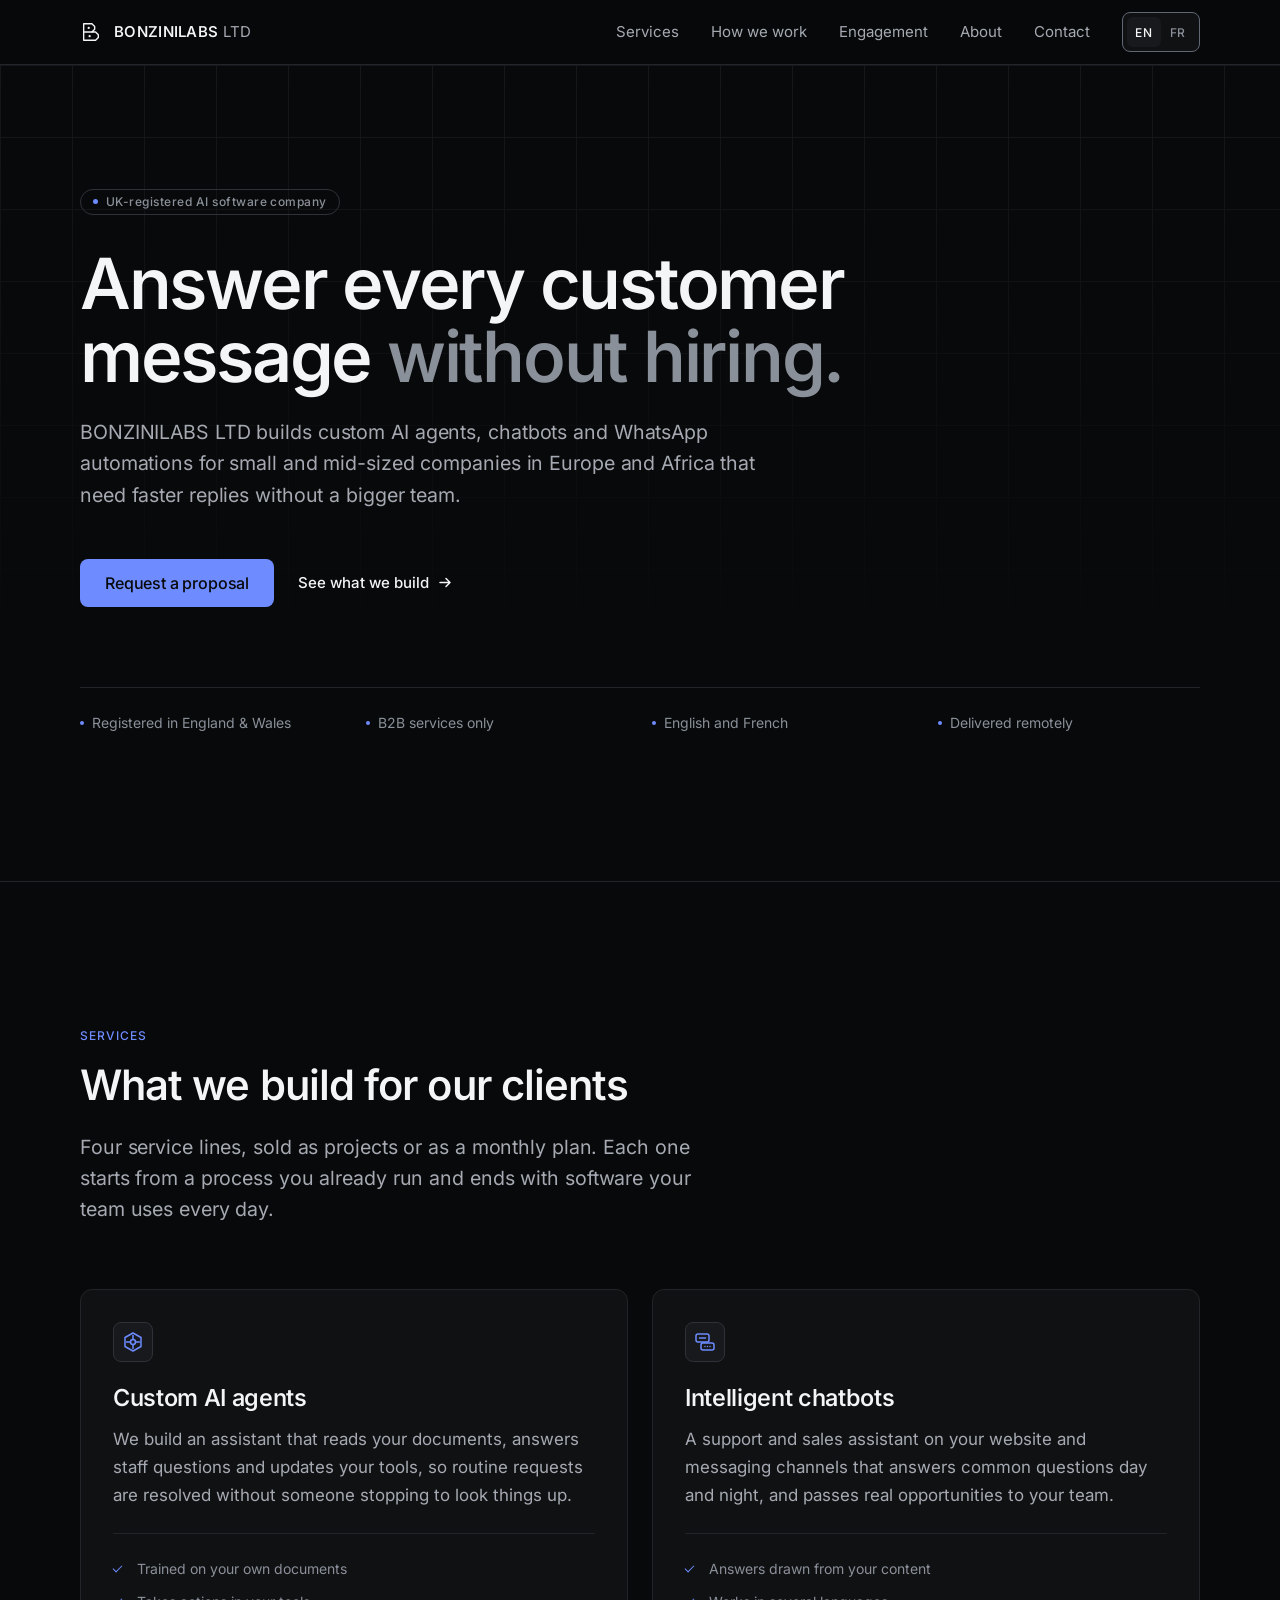
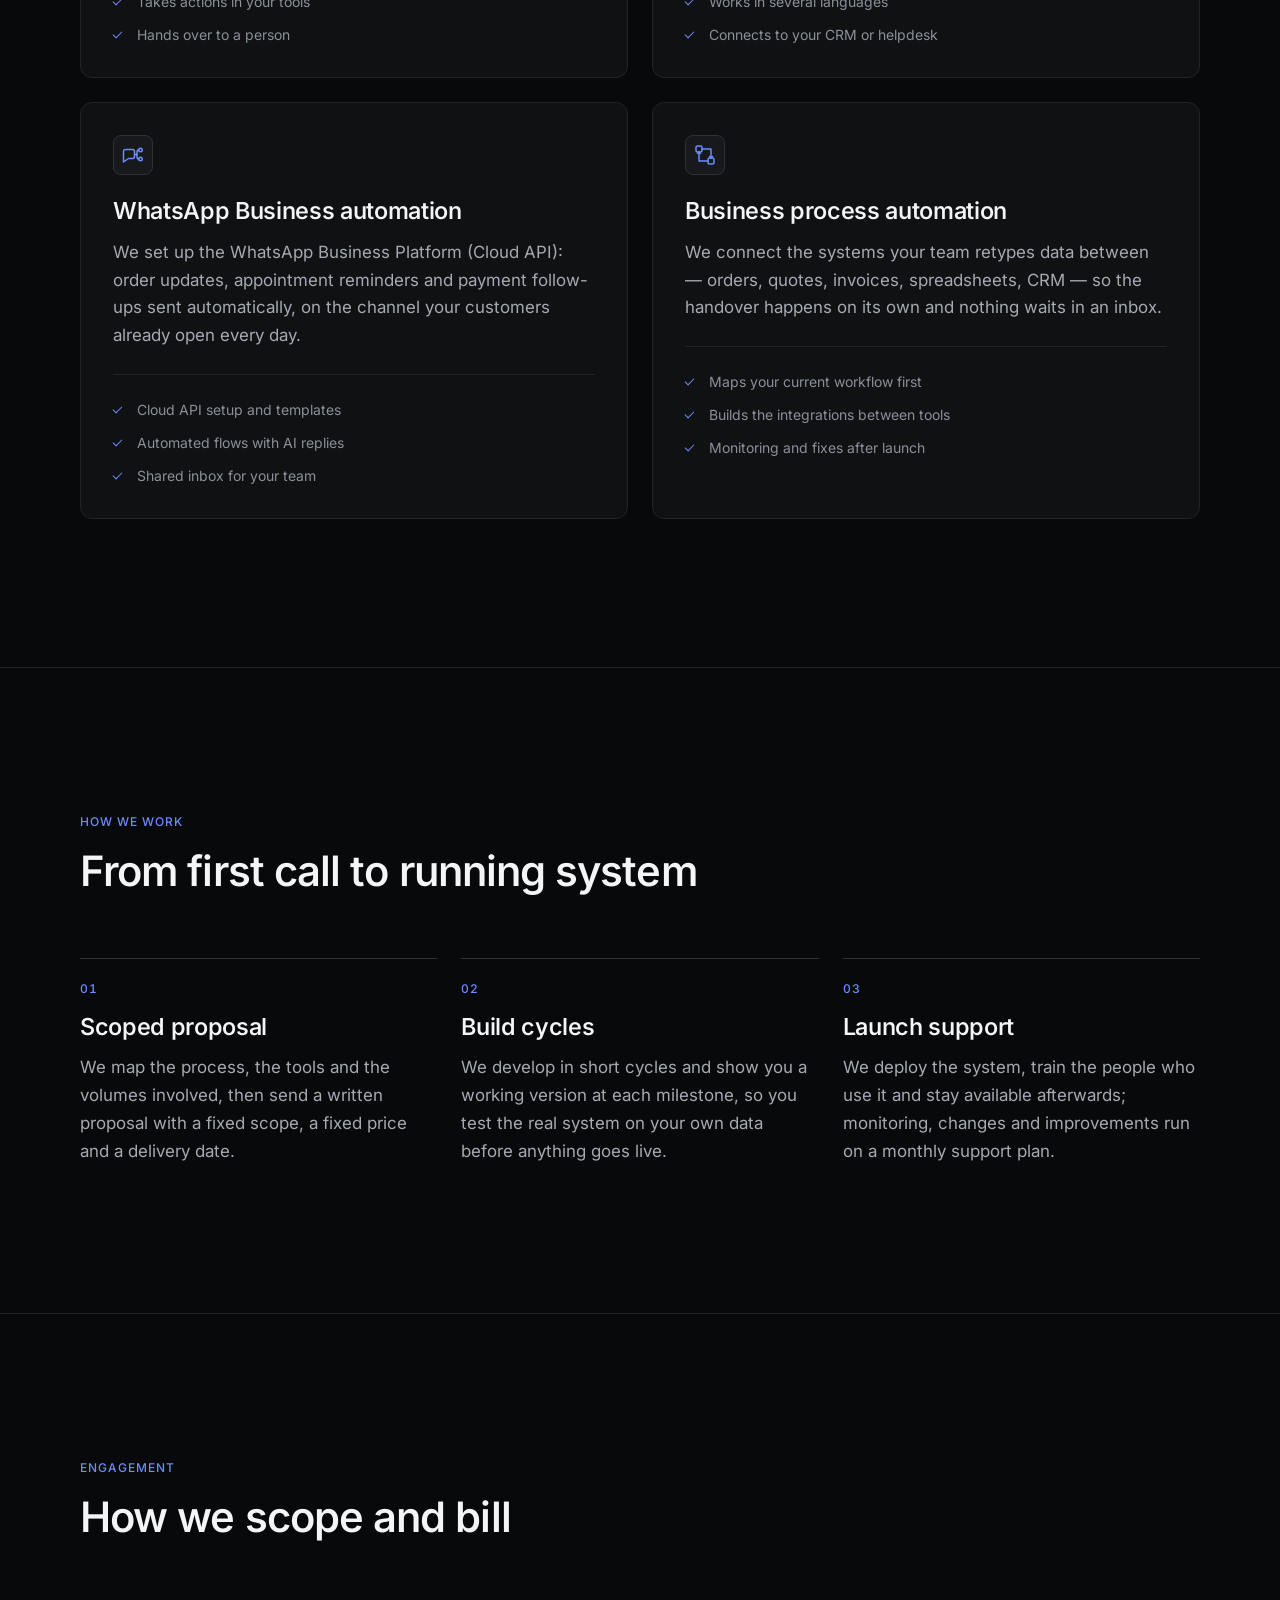
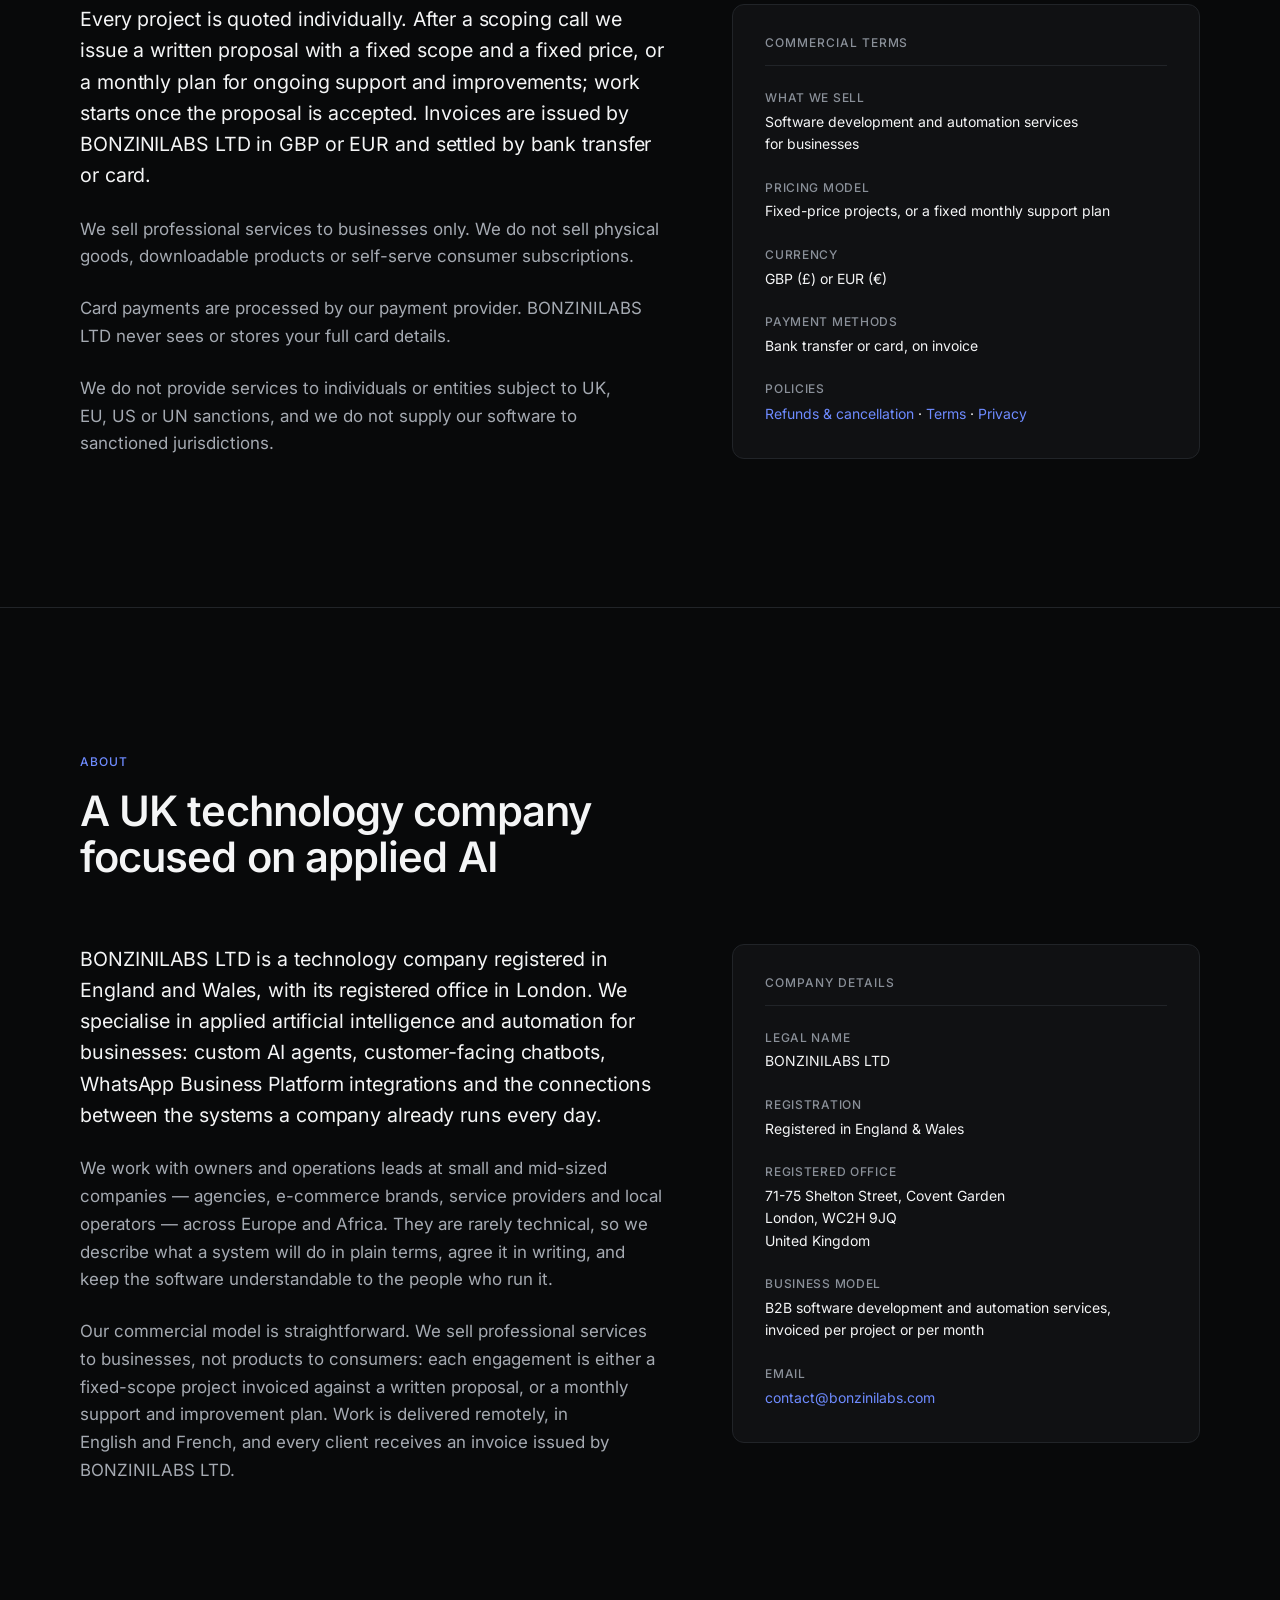
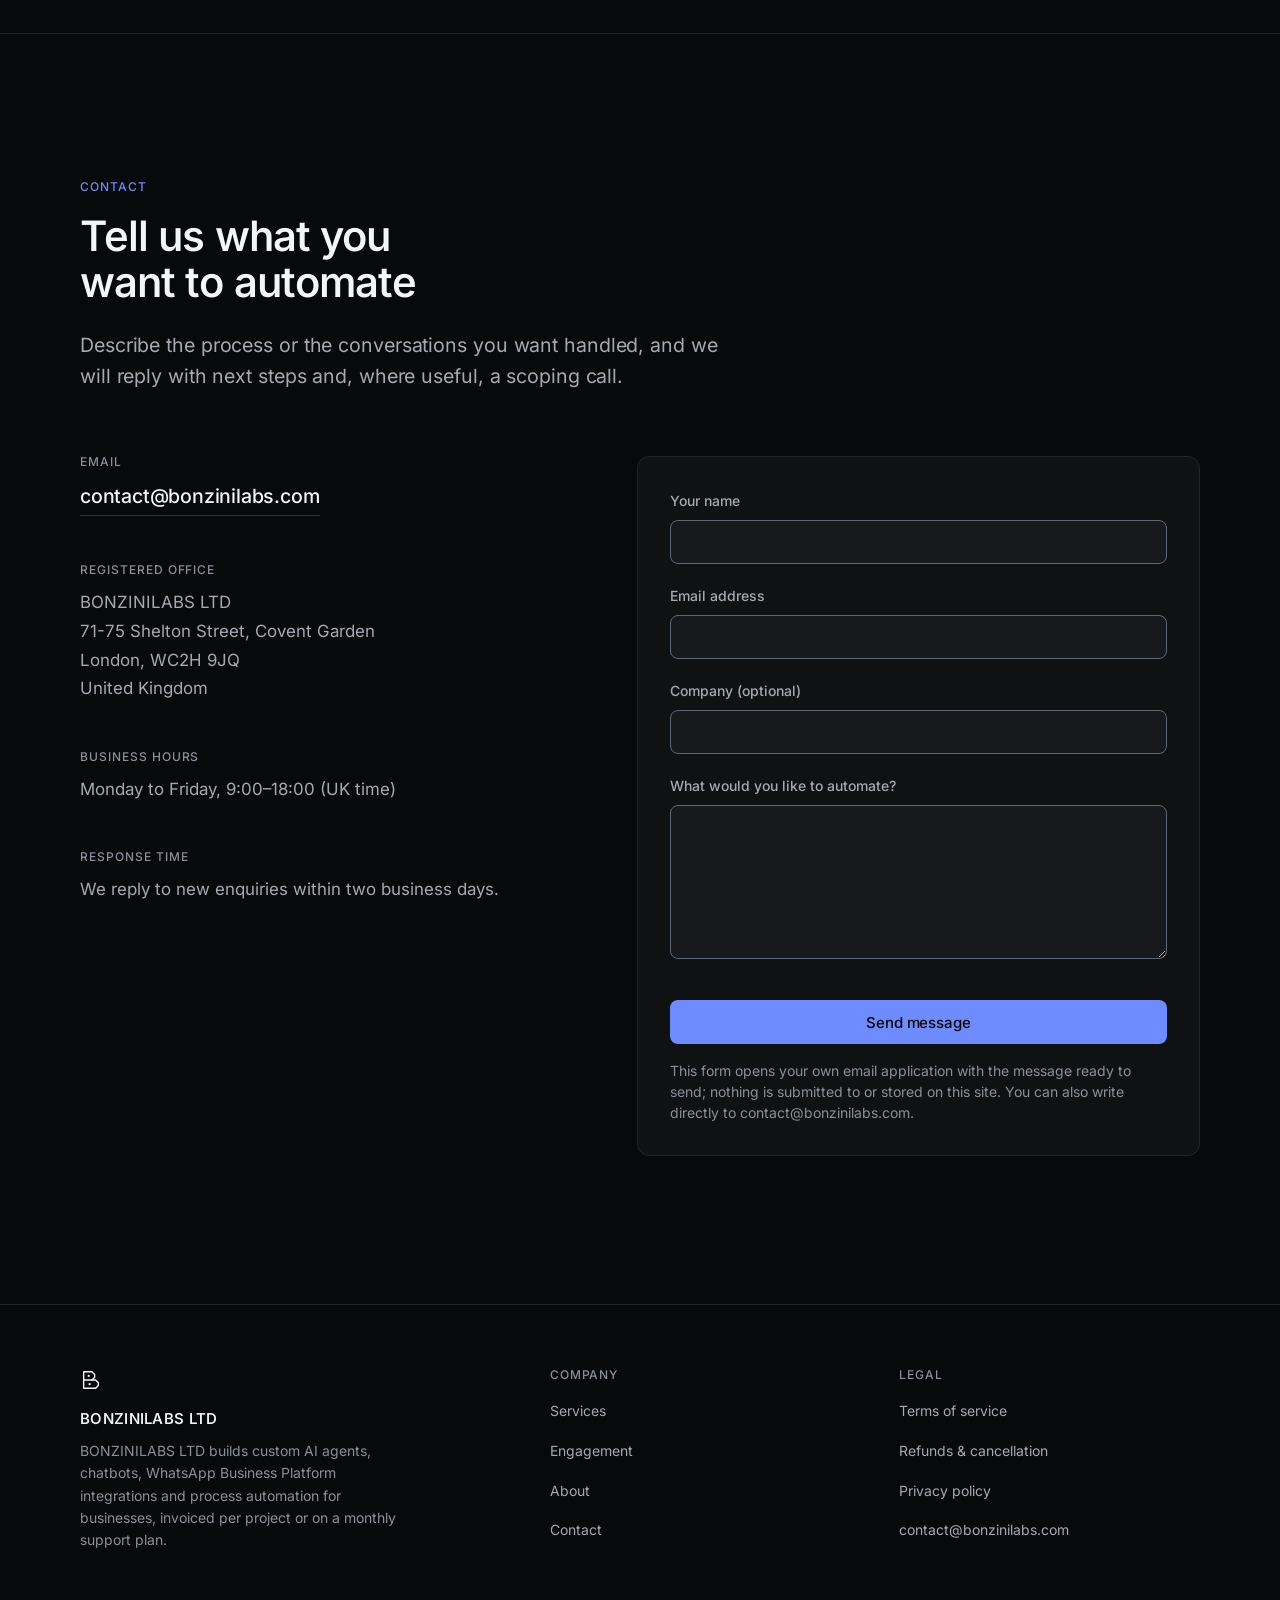
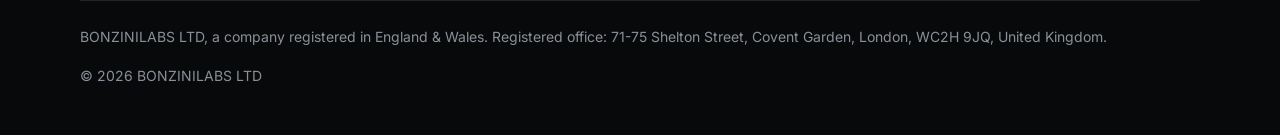
<file: index.html>
<!DOCTYPE html>
<html lang="en">

<head>
  <meta charset="utf-8">
  <meta name="viewport" content="width=device-width, initial-scale=1">

  <title>BONZINILABS LTD — AI Automation &amp; AI Agents for Business</title>
  <meta name="description"
    content="BONZINILABS LTD is a UK company delivering AI automation for business: custom AI agents, chatbots, WhatsApp Business integrations and process automation.">
  <meta name="author" content="BONZINILABS LTD">
  <meta name="robots" content="index, follow, max-image-preview:large">
  <link rel="canonical" href="https://bonzinilabs.com/">

  <meta property="og:type" content="website">
  <meta property="og:site_name" content="BONZINILABS LTD">
  <meta property="og:locale" content="en_GB">
  <meta property="og:locale:alternate" content="fr_FR">
  <meta property="og:title" content="BONZINILABS LTD — AI Automation &amp; AI Agents for Business">
  <meta property="og:description"
    content="BONZINILABS LTD is a UK company delivering AI automation for business: custom AI agents, chatbots, WhatsApp Business integrations and process automation.">
  <meta property="og:url" content="https://bonzinilabs.com/">
  <meta property="og:image" content="https://bonzinilabs.com/assets/img/og-image.png">
  <meta property="og:image:width" content="1200">
  <meta property="og:image:height" content="630">
  <meta property="og:image:type" content="image/png">
  <meta property="og:image:alt" content="BONZINILABS LTD — AI automation for business">
  <meta name="twitter:card" content="summary_large_image">

  <meta name="theme-color" content="#08090A">
  <link rel="icon" href="assets/img/favicon.svg" type="image/svg+xml">
  <link rel="icon" href="/favicon.ico" sizes="32x32">
  <link rel="apple-touch-icon" href="assets/img/apple-touch-icon.png">
  <link rel="mask-icon" href="assets/img/favicon-mono.svg" color="#6E8BFF">

  <link rel="preload" href="assets/fonts/inter-var-latin.woff2" as="font" type="font/woff2" crossorigin>
  <link rel="stylesheet" href="assets/css/style.css">

  <!-- Legal entity data. Must stay in exact agreement with the details filed at
       Companies House: legal name, registered office, contact address. -->
  <script type="application/ld+json">
  {
    "@context": "https://schema.org",
    "@type": "Organization",
    "@id": "https://bonzinilabs.com/#organisation",
    "name": "BONZINILABS LTD",
    "legalName": "BONZINILABS LTD",
    "url": "https://bonzinilabs.com/",
    "logo": "https://bonzinilabs.com/assets/img/logo-mark-gradient.svg",
    "image": "https://bonzinilabs.com/assets/img/og-image.png",
    "email": "contact@bonzinilabs.com",
    "description": "BONZINILABS LTD is a UK technology company that builds AI automation for businesses: custom AI agents, intelligent chatbots, WhatsApp Business Platform integrations and business process automation. Services are sold to business clients as fixed-scope projects or monthly support plans.",
    "address": {
      "@type": "PostalAddress",
      "streetAddress": "71-75 Shelton Street, Covent Garden",
      "addressLocality": "London",
      "postalCode": "WC2H 9JQ",
      "addressCountry": "GB"
    },
    "areaServed": ["GB", "EU", "Africa"],
    "currenciesAccepted": "GBP, EUR",
    "paymentAccepted": "Bank transfer, Card",
    "knowsAbout": [
      "AI agents",
      "AI chatbots",
      "WhatsApp Business Platform",
      "Business process automation",
      "Systems integration"
    ],
    "contactPoint": {
      "@type": "ContactPoint",
      "contactType": "sales",
      "email": "contact@bonzinilabs.com",
      "availableLanguage": ["en", "fr"]
    }
  }
  </script>
</head>

<body>
  <a class="skip-link" href="#main" data-i18n="skip">Skip to content</a>

  <header class="site-header" id="top">
    <div class="container header-inner">
      <a class="brand" href="#top" aria-label="BONZINILABS LTD — home" data-i18n-aria="aria.home">
        <svg viewBox="0 0 24 24" aria-hidden="true" focusable="false">
          <use href="#logo-mark"></use>
        </svg>
        <span>BONZINILABS<span class="brand-suffix"> LTD</span></span>
      </a>

      <nav class="nav" id="nav" aria-label="Main" data-i18n-aria="aria.nav">
        <a href="#services" data-i18n="nav.services">Services</a>
        <a href="#process" data-i18n="nav.process">How we work</a>
        <a href="#engagement" data-i18n="nav.engagement">Engagement</a>
        <a href="#about" data-i18n="nav.about">About</a>
        <a href="#contact" data-i18n="nav.contact">Contact</a>
      </nav>

      <div class="header-actions">
        <div class="lang-switch" role="group" aria-label="Language / Langue">
          <button type="button" data-lang="en" aria-pressed="true">EN</button>
          <button type="button" data-lang="fr" aria-pressed="false">FR</button>
        </div>
        <button class="nav-toggle" id="navToggle" type="button" aria-expanded="false" aria-controls="nav"
          aria-label="Menu">
          <svg class="icon-open" viewBox="0 0 24 24" fill="none" stroke="currentColor" stroke-width="1.5"
            stroke-linecap="round" aria-hidden="true" focusable="false">
            <path d="M4 8h16M4 16h16" />
          </svg>
          <svg class="icon-close" viewBox="0 0 24 24" fill="none" stroke="currentColor" stroke-width="1.5"
            stroke-linecap="round" aria-hidden="true" focusable="false">
            <path d="M6 6l12 12M18 6L6 18" />
          </svg>
        </button>
      </div>
    </div>
  </header>

  <main id="main" tabindex="-1">

    <!-- ========================= HERO ========================= -->
    <section class="hero">
      <div class="container">
        <p class="pill"><span class="dot" aria-hidden="true"></span><span data-i18n="hero.eyebrow">UK-registered AI
            software company</span></p>

        <h1>
          <span data-i18n="hero.title1">Answer every customer message</span>
          <span class="muted" data-i18n="hero.title2">without hiring.</span>
        </h1>

        <p class="hero-lead" data-i18n="hero.sub">BONZINILABS LTD builds custom AI agents, chatbots and WhatsApp
          automations for small and mid-sized companies in Europe and Africa that need faster replies without a bigger
          team.</p>

        <div class="hero-actions">
          <a class="btn btn--primary btn--lg" href="#contact" data-i18n="cta.contact">Request a proposal</a>
          <a class="link-arrow" href="#services">
            <span data-i18n="cta.services">See what we build</span>
            <svg viewBox="0 0 16 16" fill="none" stroke="currentColor" stroke-width="1.5" stroke-linecap="round"
              stroke-linejoin="round" aria-hidden="true" focusable="false">
              <path d="M3 8h10M9 4l4 4-4 4" />
            </svg>
          </a>
        </div>

        <ul class="hero-proof">
          <li data-i18n="proof.1">Registered in England &amp; Wales</li>
          <li data-i18n="proof.2">B2B services only</li>
          <li data-i18n="proof.3">English and French</li>
          <li data-i18n="proof.4">Delivered remotely</li>
        </ul>
      </div>
    </section>

    <!-- ========================= SERVICES ========================= -->
    <section class="section" id="services">
      <div class="container">
        <div class="section-header">
          <span class="section-label" data-i18n="services.label">Services</span>
          <h2 data-i18n="services.title">What we build for our clients</h2>
          <p data-i18n="services.intro">Four service lines, sold as projects or as a monthly plan. Each one starts from
            a process you already run and ends with software your team uses every day.</p>
        </div>

        <div class="card-grid">
          <article class="card">
            <span class="card-icon" aria-hidden="true">
              <svg viewBox="0 0 24 24">
                <use href="#icon-agent"></use>
              </svg>
            </span>
            <h3 data-i18n="svc1.title">Custom AI agents</h3>
            <p data-i18n="svc1.body">We build an assistant that reads your documents, answers staff questions and
              updates your tools, so routine requests are resolved without someone stopping to look things up.</p>
            <ul class="card-list">
              <li data-i18n="svc1.li1">Trained on your own documents</li>
              <li data-i18n="svc1.li2">Takes actions in your tools</li>
              <li data-i18n="svc1.li3">Hands over to a person</li>
            </ul>
          </article>

          <article class="card">
            <span class="card-icon" aria-hidden="true">
              <svg viewBox="0 0 24 24">
                <use href="#icon-chatbot"></use>
              </svg>
            </span>
            <h3 data-i18n="svc2.title">Intelligent chatbots</h3>
            <p data-i18n="svc2.body">A support and sales assistant on your website and messaging channels that answers
              common questions day and night, and passes real opportunities to your team.</p>
            <ul class="card-list">
              <li data-i18n="svc2.li1">Answers drawn from your content</li>
              <li data-i18n="svc2.li2">Works in several languages</li>
              <li data-i18n="svc2.li3">Connects to your CRM or helpdesk</li>
            </ul>
          </article>

          <article class="card">
            <span class="card-icon" aria-hidden="true">
              <svg viewBox="0 0 24 24">
                <use href="#icon-whatsapp-flow"></use>
              </svg>
            </span>
            <h3 data-i18n="svc3.title">WhatsApp Business automation</h3>
            <p data-i18n="svc3.body">We set up the WhatsApp Business Platform (Cloud API): order updates, appointment
              reminders and payment follow-ups sent automatically, on the channel your customers already open every
              day.</p>
            <ul class="card-list">
              <li data-i18n="svc3.li1">Cloud API setup and templates</li>
              <li data-i18n="svc3.li2">Automated flows with AI replies</li>
              <li data-i18n="svc3.li3">Shared inbox for your team</li>
            </ul>
          </article>

          <article class="card">
            <span class="card-icon" aria-hidden="true">
              <svg viewBox="0 0 24 24">
                <use href="#icon-automation"></use>
              </svg>
            </span>
            <h3 data-i18n="svc4.title">Business process automation</h3>
            <p data-i18n="svc4.body">We connect the systems your team retypes data between — orders, quotes, invoices,
              spreadsheets, CRM — so the handover happens on its own and nothing waits in an inbox.</p>
            <ul class="card-list">
              <li data-i18n="svc4.li1">Maps your current workflow first</li>
              <li data-i18n="svc4.li2">Builds the integrations between tools</li>
              <li data-i18n="svc4.li3">Monitoring and fixes after launch</li>
            </ul>
          </article>
        </div>
      </div>
    </section>

    <!-- ========================= PROCESS ========================= -->
    <section class="section" id="process">
      <div class="container">
        <div class="section-header">
          <span class="section-label" data-i18n="process.label">How we work</span>
          <h2 data-i18n="process.title">From first call to running system</h2>
        </div>

        <ol class="steps">
          <li class="step">
            <span class="step-num">01</span>
            <h3 data-i18n="step1.title">Scoped proposal</h3>
            <p data-i18n="step1.body">We map the process, the tools and the volumes involved, then send a written
              proposal with a fixed scope, a fixed price and a delivery date.</p>
          </li>
          <li class="step">
            <span class="step-num">02</span>
            <h3 data-i18n="step2.title">Build cycles</h3>
            <p data-i18n="step2.body">We develop in short cycles and show you a working version at each milestone, so
              you test the real system on your own data before anything goes live.</p>
          </li>
          <li class="step">
            <span class="step-num">03</span>
            <h3 data-i18n="step3.title">Launch support</h3>
            <p data-i18n="step3.body">We deploy the system, train the people who use it and stay available afterwards;
              monitoring, changes and improvements run on a monthly support plan.</p>
          </li>
        </ol>
      </div>
    </section>

    <!-- ========================= ENGAGEMENT & BILLING =========================
         Every engagement is priced individually, so there is no rate card. This
         section states instead what is sold, to whom, in which currency and on
         what terms, which is what a prospective client needs before enquiring. -->
    <section class="section" id="engagement">
      <div class="container">
        <div class="section-header">
          <span class="section-label" data-i18n="pricing.label">Engagement</span>
          <h2 data-i18n="pricing.title">How we scope and bill</h2>
        </div>

        <div class="split">
          <div class="prose">
            <p class="lead" data-i18n="pricing.body">Every project is quoted individually. After a scoping call we issue
              a written proposal with a fixed scope and a fixed price, or a monthly plan for ongoing support and
              improvements; work starts once the proposal is accepted. Invoices are issued by BONZINILABS LTD in GBP or
              EUR and settled by bank transfer or card.</p>
            <p data-i18n="pricing.note">We sell professional services to businesses only. We do not sell physical goods,
              downloadable products or self-serve consumer subscriptions.</p>
            <p data-i18n="pricing.secure">Card payments are processed by our payment provider. BONZINILABS LTD never
              sees or stores your full card details.</p>
            <p data-i18n="pricing.restrictions">We do not provide services to individuals or entities subject to UK, EU,
              US or UN sanctions, and we do not supply our software to sanctioned jurisdictions.</p>
          </div>

          <div class="panel">
            <h3 data-i18n="pricing.facts">Commercial terms</h3>
            <dl class="data-list">
              <div>
                <dt data-i18n="pricing.t1">What we sell</dt>
                <dd data-i18n="pricing.v1">Software development and automation services for businesses</dd>
              </div>
              <div>
                <dt data-i18n="pricing.t2">Pricing model</dt>
                <dd data-i18n="pricing.v2">Fixed-price projects, or a fixed monthly support plan</dd>
              </div>
              <div>
                <dt data-i18n="pricing.t3">Currency</dt>
                <dd data-i18n="pricing.v3">GBP (£) or EUR (€)</dd>
              </div>
              <div>
                <dt data-i18n="pricing.t4">Payment methods</dt>
                <dd data-i18n="pricing.v4">Bank transfer or card, on invoice</dd>
              </div>
              <div>
                <dt data-i18n="pricing.t5">Policies</dt>
                <dd>
                  <a href="refunds.html" data-i18n="pricing.v5a">Refunds &amp; cancellation</a> ·
                  <a href="terms.html" data-i18n="pricing.v5b">Terms</a> ·
                  <a href="privacy.html" data-i18n="pricing.v5c">Privacy</a>
                </dd>
              </div>
            </dl>
          </div>
        </div>
      </div>
    </section>

    <!-- ========================= ABOUT ========================= -->
    <section class="section" id="about">
      <div class="container">
        <div class="section-header">
          <span class="section-label" data-i18n="about.label">About</span>
          <h2 data-i18n="about.title">A UK technology company focused on applied AI</h2>
        </div>

        <div class="split">
          <div class="prose">
            <p class="lead" data-i18n="about.p1">BONZINILABS LTD is a technology company registered in England and
              Wales, with its registered office in London. We specialise in applied artificial intelligence and
              automation for businesses: custom AI agents, customer-facing chatbots, WhatsApp Business Platform
              integrations and the connections between the systems a company already runs every day.</p>
            <p data-i18n="about.p2">We work with owners and operations leads at small and mid-sized companies —
              agencies, e-commerce brands, service providers and local operators — across Europe and Africa. They are
              rarely technical, so we describe what a system will do in plain terms, agree it in writing, and keep the
              software understandable to the people who run it.</p>
            <p data-i18n="about.p3">Our commercial model is straightforward. We sell professional services to
              businesses, not products to consumers: each engagement is either a fixed-scope project invoiced against a
              written proposal, or a monthly support and improvement plan. Work is delivered remotely, in English and
              French, and every client receives an invoice issued by BONZINILABS LTD.</p>
          </div>

          <div class="panel">
            <h3 data-i18n="about.facts">Company details</h3>
            <dl class="data-list">
              <div>
                <dt data-i18n="about.legal">Legal name</dt>
                <dd>BONZINILABS LTD</dd>
              </div>
              <div>
                <dt data-i18n="about.reg">Registration</dt>
                <dd data-i18n="about.regval">Registered in England &amp; Wales</dd>
                <!-- Companies Act 2006 requires the registered number on a company website.
                     Add it as a second <dd> here as soon as it is to hand, and in the
                     footer of index.html, terms.html, privacy.html and refunds.html. -->
              </div>
              <div>
                <dt data-i18n="about.office">Registered office</dt>
                <dd>71-75 Shelton Street, Covent Garden<br>London, WC2H 9JQ<br>United Kingdom</dd>
              </div>
              <div>
                <dt data-i18n="about.model">Business model</dt>
                <dd data-i18n="about.modelval">B2B software development and automation services, invoiced per project or
                  per month</dd>
              </div>
              <div>
                <dt data-i18n="about.email">Email</dt>
                <dd><a href="mailto:contact@bonzinilabs.com">contact@bonzinilabs.com</a></dd>
              </div>
            </dl>
          </div>
        </div>
      </div>
    </section>

    <!-- ========================= CONTACT ========================= -->
    <section class="section" id="contact">
      <div class="container">
        <div class="section-header">
          <span class="section-label" data-i18n="contact.label">Contact</span>
          <h2 data-i18n="contact.title">Tell us what you want to automate</h2>
          <p data-i18n="contact.intro">Describe the process or the conversations you want handled, and we will reply
            with next steps and, where useful, a scoping call.</p>
        </div>

        <div class="split split--form">
          <div class="contact-info">
            <div class="contact-block">
              <h3 data-i18n="contact.emailTitle">Email</h3>
              <p><a class="email-link" href="mailto:contact@bonzinilabs.com">contact@bonzinilabs.com</a></p>
            </div>
            <div class="contact-block">
              <h3 data-i18n="contact.addrTitle">Registered office</h3>
              <address>
                BONZINILABS LTD<br>
                71-75 Shelton Street, Covent Garden<br>
                London, WC2H 9JQ<br>
                United Kingdom
              </address>
            </div>
            <div class="contact-block">
              <h3 data-i18n="contact.hoursTitle">Business hours</h3>
              <p data-i18n="contact.hours">Monday to Friday, 9:00–18:00 (UK time)</p>
            </div>
            <div class="contact-block">
              <h3 data-i18n="contact.replyTitle">Response time</h3>
              <p data-i18n="contact.reply">We reply to new enquiries within two business days.</p>
            </div>
          </div>

          <form class="form" id="contactForm" novalidate>
            <div class="field">
              <label for="name" data-i18n="form.name">Your name</label>
              <input type="text" id="name" name="name" autocomplete="name" required>
            </div>
            <div class="field">
              <label for="email" data-i18n="form.email">Email address</label>
              <input type="email" id="email" name="email" autocomplete="email" required>
            </div>
            <div class="field">
              <label for="company" data-i18n="form.company">Company (optional)</label>
              <input type="text" id="company" name="company" autocomplete="organization">
            </div>
            <div class="field">
              <label for="message" data-i18n="form.message">What would you like to automate?</label>
              <textarea id="message" name="message" rows="5" required></textarea>
            </div>

            <button class="btn btn--primary btn--block" type="submit" aria-describedby="formNote"
              data-i18n="form.submit">Send message</button>

            <p class="form-status" id="formStatus" role="alert" hidden></p>
            <p class="form-note" id="formNote" data-i18n="form.note">This form opens your own email application with the message ready
              to send; nothing is submitted to or stored on this site. You can also write directly to
              contact@bonzinilabs.com.</p>
          </form>
        </div>
      </div>
    </section>
  </main>

  <footer class="site-footer">
    <div class="container">
      <div class="footer-top">
        <div class="footer-brand">
          <svg viewBox="0 0 24 24" aria-hidden="true" focusable="false">
            <use href="#logo-mark"></use>
          </svg>
          <p class="footer-name">BONZINILABS LTD</p>
          <p class="footer-desc" data-i18n="footer.summary">BONZINILABS LTD builds custom AI agents, chatbots, WhatsApp
            Business Platform integrations and process automation for businesses, invoiced per project or on a monthly
            support plan.</p>
        </div>

        <nav class="footer-col" aria-label="Company" data-i18n-aria="aria.footerCompany">
          <h2 data-i18n="footer.company">Company</h2>
          <ul>
            <li><a href="#services" data-i18n="nav.services">Services</a></li>
            <li><a href="#engagement" data-i18n="nav.engagement">Engagement</a></li>
            <li><a href="#about" data-i18n="nav.about">About</a></li>
            <li><a href="#contact" data-i18n="nav.contact">Contact</a></li>
          </ul>
        </nav>

        <nav class="footer-col" aria-label="Legal" data-i18n-aria="aria.footerLegal">
          <h2 data-i18n="footer.legalCol">Legal</h2>
          <ul>
            <li><a href="terms.html" data-i18n="footer.terms">Terms of service</a></li>
            <li><a href="refunds.html" data-i18n="footer.refunds">Refunds &amp; cancellation</a></li>
            <li><a href="privacy.html" data-i18n="footer.privacy">Privacy policy</a></li>
            <li><a href="mailto:contact@bonzinilabs.com">contact@bonzinilabs.com</a></li>
          </ul>
        </nav>
      </div>

      <div class="footer-legal">
        <p data-i18n="footer.legal">BONZINILABS LTD, a company registered in England &amp; Wales. Registered office:
          71-75 Shelton Street, Covent Garden, London, WC2H 9JQ, United Kingdom.</p>
        <p>&copy; <span data-year>2026</span> BONZINILABS LTD</p>
      </div>
    </div>
  </footer>

  <!-- ========================= ICON SPRITE =========================
       One inline sprite, referenced with <use>. Every glyph is drawn on the
       same 24x24 grid at 1.5px stroke so the set stays optically consistent. -->
  <svg class="icon-sprite" aria-hidden="true" focusable="false">
    <defs>
      <!-- Mark: a B built from two offset modules, 3x3 chamfers, the lower bowl
           stepping three units further right than the upper. -->
      <g id="logo-mark" fill="none" stroke="currentColor" stroke-width="1.5" stroke-linecap="round"
        stroke-linejoin="round">
        <path d="M4 3H13L16 6V9L13 12H17L20 15V18L17 21H4Z" />
        <path d="M4 12H13" />
        <circle cx="9.5" cy="7.5" r="1.25" fill="currentColor" stroke="none" />
        <circle cx="10.5" cy="16.5" r="1.25" fill="currentColor" stroke="none" />
      </g>

      <g id="icon-agent" fill="none" stroke="currentColor" stroke-width="1.5" stroke-linecap="round"
        stroke-linejoin="round">
        <path d="M12 3L20 7.5V16.5L12 21L4 16.5V7.5Z" />
        <circle cx="12" cy="12" r="2.5" />
        <path d="M12 9.5V5.5M12 14.5V18.5M9.5 12H5.5M14.5 12H18.5" />
      </g>

      <g id="icon-chatbot" fill="none" stroke="currentColor" stroke-width="1.5" stroke-linecap="round"
        stroke-linejoin="round">
        <rect x="3" y="4" width="13" height="8" rx="2" />
        <rect x="8" y="13" width="13" height="7" rx="2" />
        <path d="M6.5 8H12.5" />
        <circle cx="12" cy="16.5" r="0.75" fill="currentColor" stroke="none" />
        <circle cx="14.5" cy="16.5" r="0.75" fill="currentColor" stroke="none" />
        <circle cx="17" cy="16.5" r="0.75" fill="currentColor" stroke="none" />
      </g>

      <!-- Deliberately not the WhatsApp glyph: that mark is Meta's trademark and
           may not stand in for a third party's own service icon. -->
      <g id="icon-whatsapp-flow" fill="none" stroke="currentColor" stroke-width="1.5" stroke-linecap="round"
        stroke-linejoin="round">
        <path d="M4.5 6.5H11.5A2 2 0 0 1 13.5 8.5V13.5A2 2 0 0 1 11.5 15.5H7.5L2.5 19V8.5A2 2 0 0 1 4.5 6.5Z" />
        <path d="M13.5 11.5H16" />
        <path d="M17.75 7H17.5A1.5 1.5 0 0 0 16 8.5V14.5A1.5 1.5 0 0 0 17.5 16H17.75" />
        <circle cx="19.5" cy="7" r="1.75" />
        <circle cx="19.5" cy="16" r="1.75" />
      </g>

      <g id="icon-automation" fill="none" stroke="currentColor" stroke-width="1.5" stroke-linecap="round"
        stroke-linejoin="round">
        <rect x="3" y="3" width="6" height="6" rx="1.5" />
        <rect x="15" y="15" width="6" height="6" rx="1.5" />
        <path d="M9 6H18V15" />
        <path d="M16.5 13.5L18 15L19.5 13.5" />
        <path d="M15 18H6V9" />
        <path d="M4.5 10.5L6 9L7.5 10.5" />
      </g>
    </defs>
  </svg>

  <script src="assets/js/main.js" defer></script>
</body>

</html>
</file>
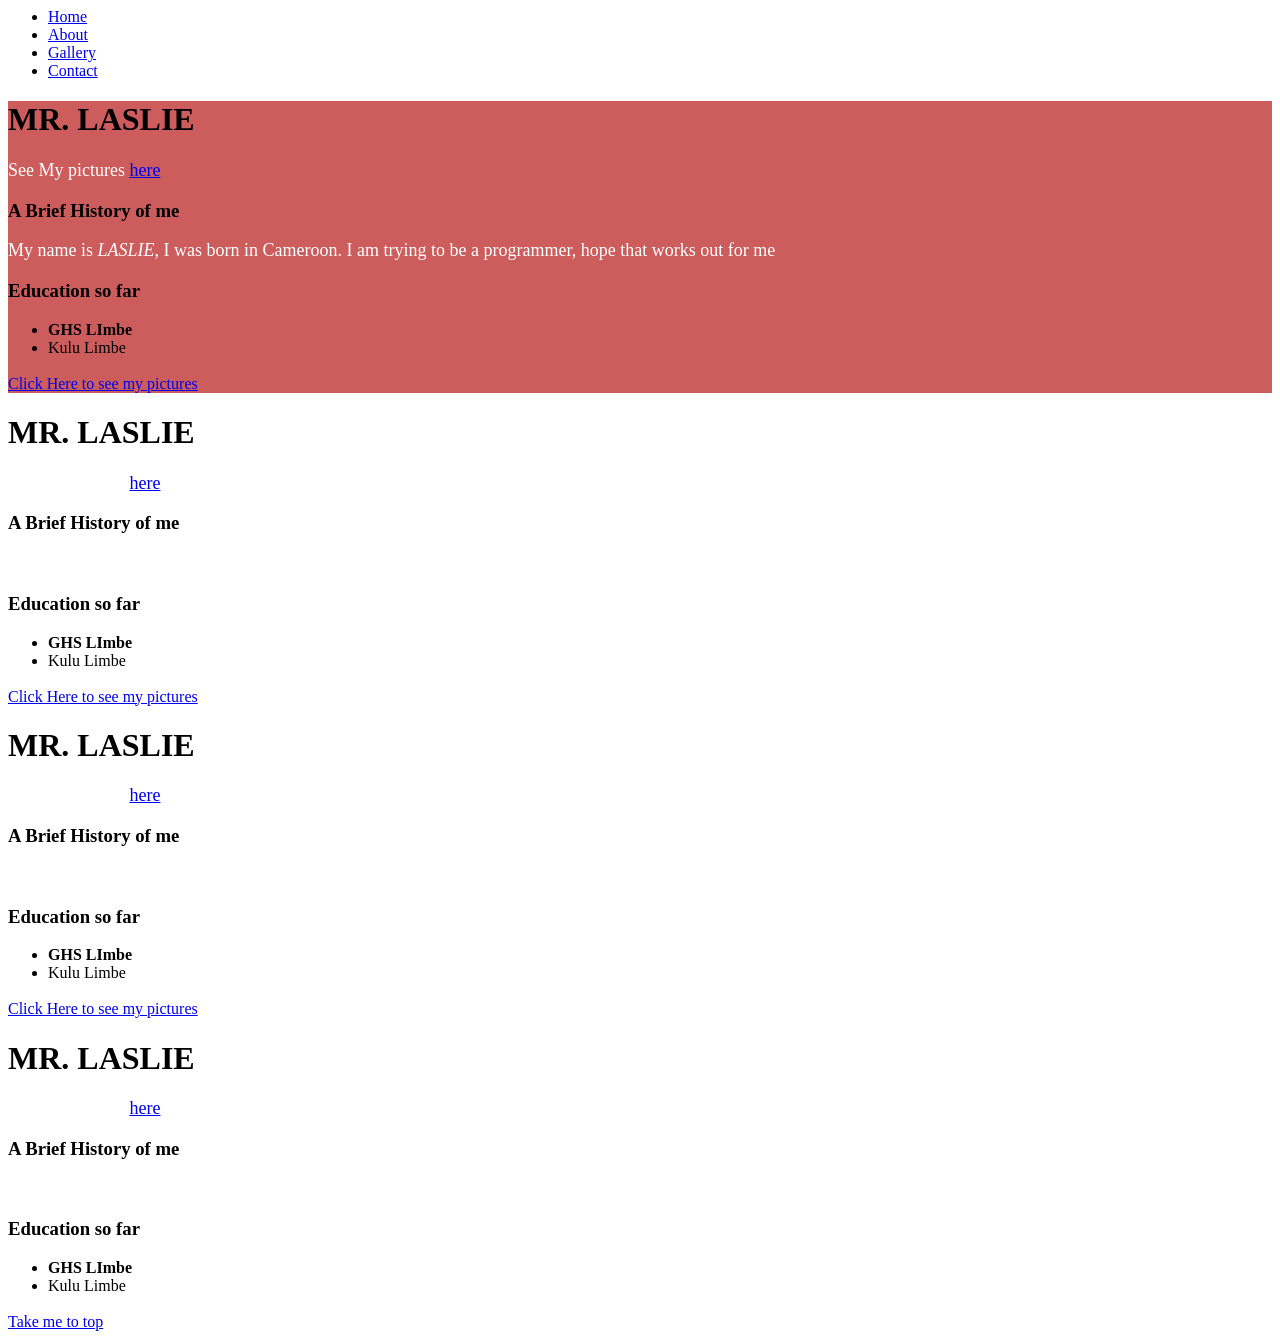
<file: archive/level1-portfolio/index.html>
<html>

<head>

    <title>Style Conferences</title>
    <link rel="stylesheet" href="assets/css/style.css">


</head>

<header>
    <ul>
        <li><a href="index.html">Home</a></li>
        <li><a href="about.html">About</a></li>
        <li><a href="gallery.html">Gallery</a></li>
        <li><a href="contact.html">Contact</a></li>
    </ul>
</header>

    <div id="first_section">
        <h1>MR. LASLIE </h1>
        <p>See My pictures <a href="gallery.html">here</a></p>
        <h3>A Brief History of me</h3>
        <p>My name is <em>LASLIE</em>, I was born in Cameroon. I am trying to be a programmer, hope that works out for me</p>
        <h3>Education so far</h3>
        <p>
            <ul>
                <li><strong>GHS LImbe</strong></li>
                <li>Kulu Limbe</li>
            </ul>
        </p>

        <a href="gallery.html">Click Here to see my pictures</a>
    </div>
    <div>
        <h1>MR. LASLIE </h1>
        <p>See My pictures <a href="gallery.html">here</a></p>
        <h3>A Brief History of me</h3>
        <p>My name is <em>LASLIE</em>, I was born in Cameroon. I am trying to be a programmer, hope that works out for me</p>
        <h3>Education so far</h3>
        <p>
            <ul>
                <li><strong>GHS LImbe</strong></li>
                <li>Kulu Limbe</li>
            </ul>
        </p>

        <a href="gallery.html">Click Here to see my pictures</a>
    </div>
    <div >
        <h1>MR. LASLIE </h1>
        <p>See My pictures <a href="gallery.html">here</a></p>
        <h3>A Brief History of me</h3>
        <p>My name is <em>LASLIE</em>, I was born in Cameroon. I am trying to be a programmer, hope that works out for me</p>
        <h3>Education so far</h3>
        <p>
            <ul>
                <li><strong>GHS LImbe</strong></li>
                <li>Kulu Limbe</li>
            </ul>
        </p>

        <a href="gallery.html">Click Here to see my pictures</a>
    </div>
    <div>
        <h1>MR. LASLIE </h1>
        <p>See My pictures <a href="gallery.html">here</a></p>
        <h3>A Brief History of me</h3>
        <p>My name is <em>LASLIE</em>, I was born in Cameroon. I am trying to be a programmer, hope that works out for me</p>
        <h3>Education so far</h3>
        <p>
            <ul>
                <li><strong>GHS LImbe</strong></li>
                <li>Kulu Limbe</li>
            </ul>
        </p>

        <a href="#first_section">Take me to top</a>
    </div>







</html>
</file>
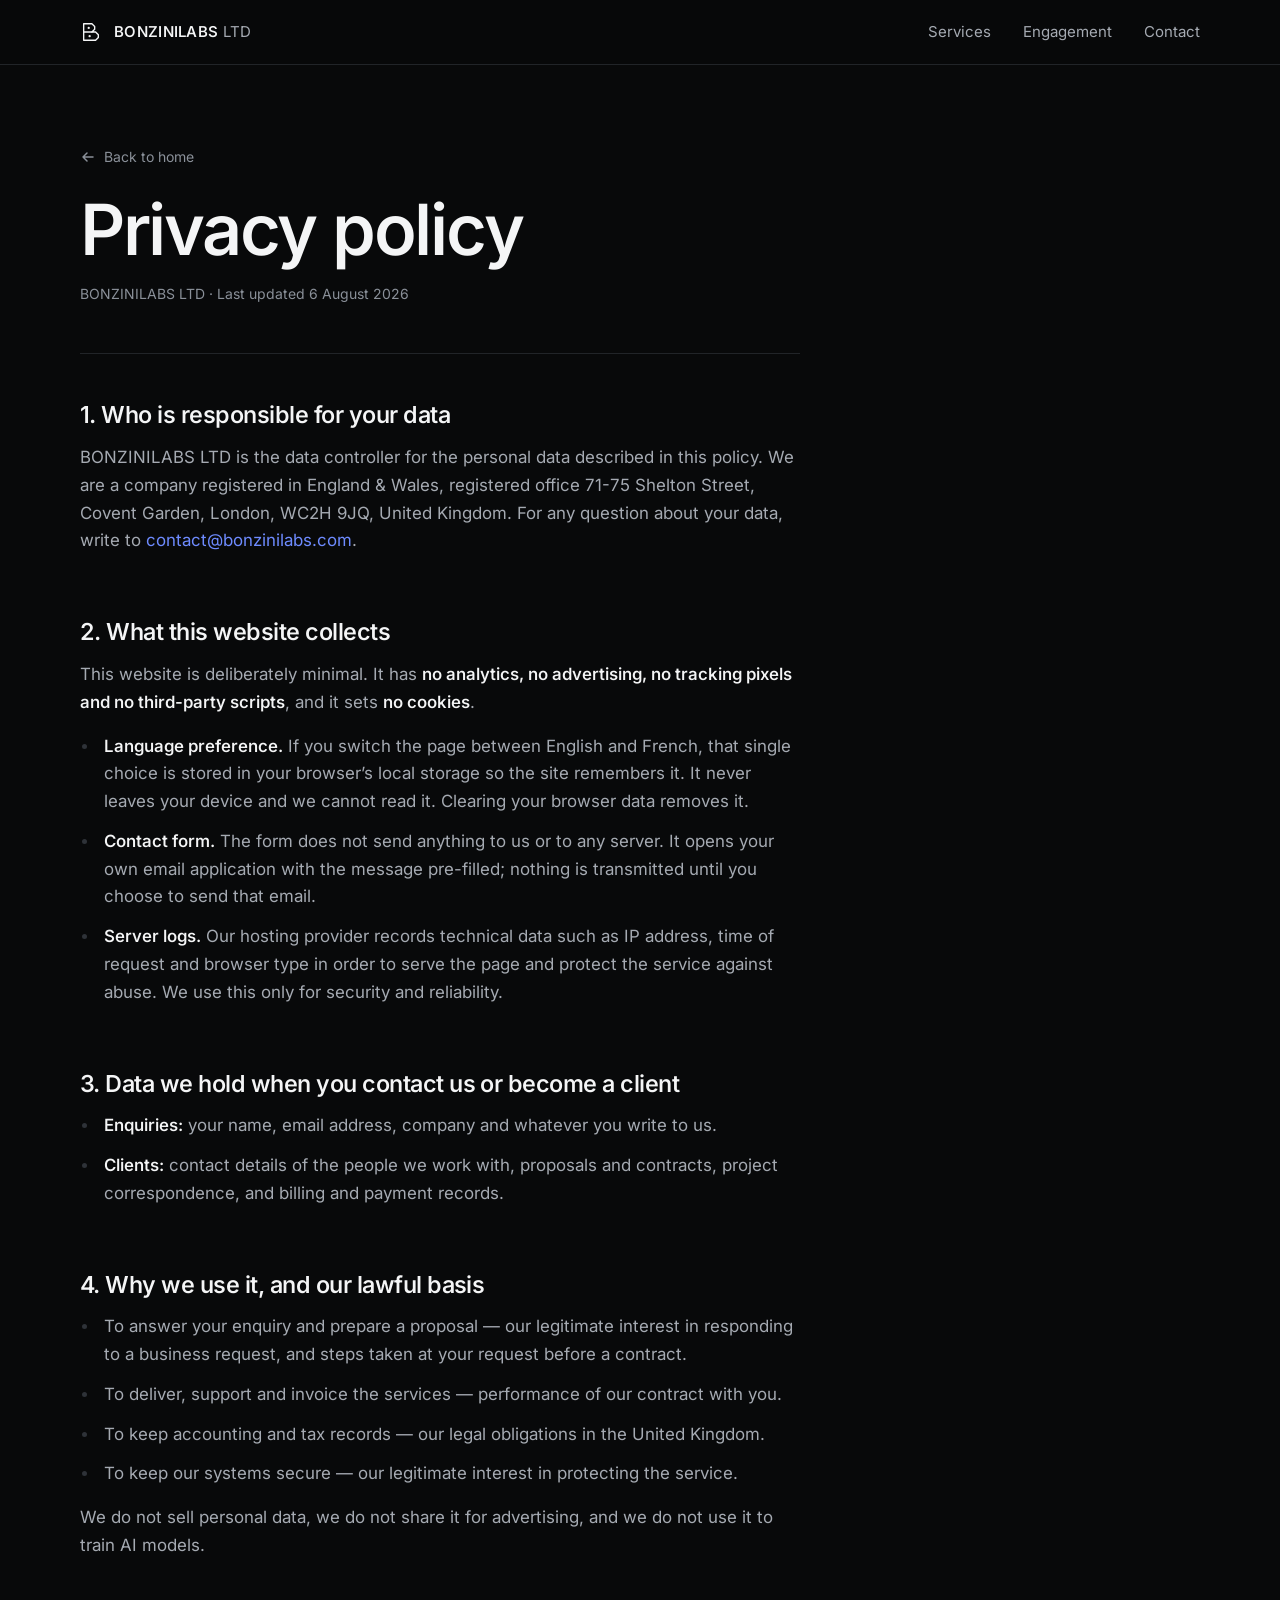
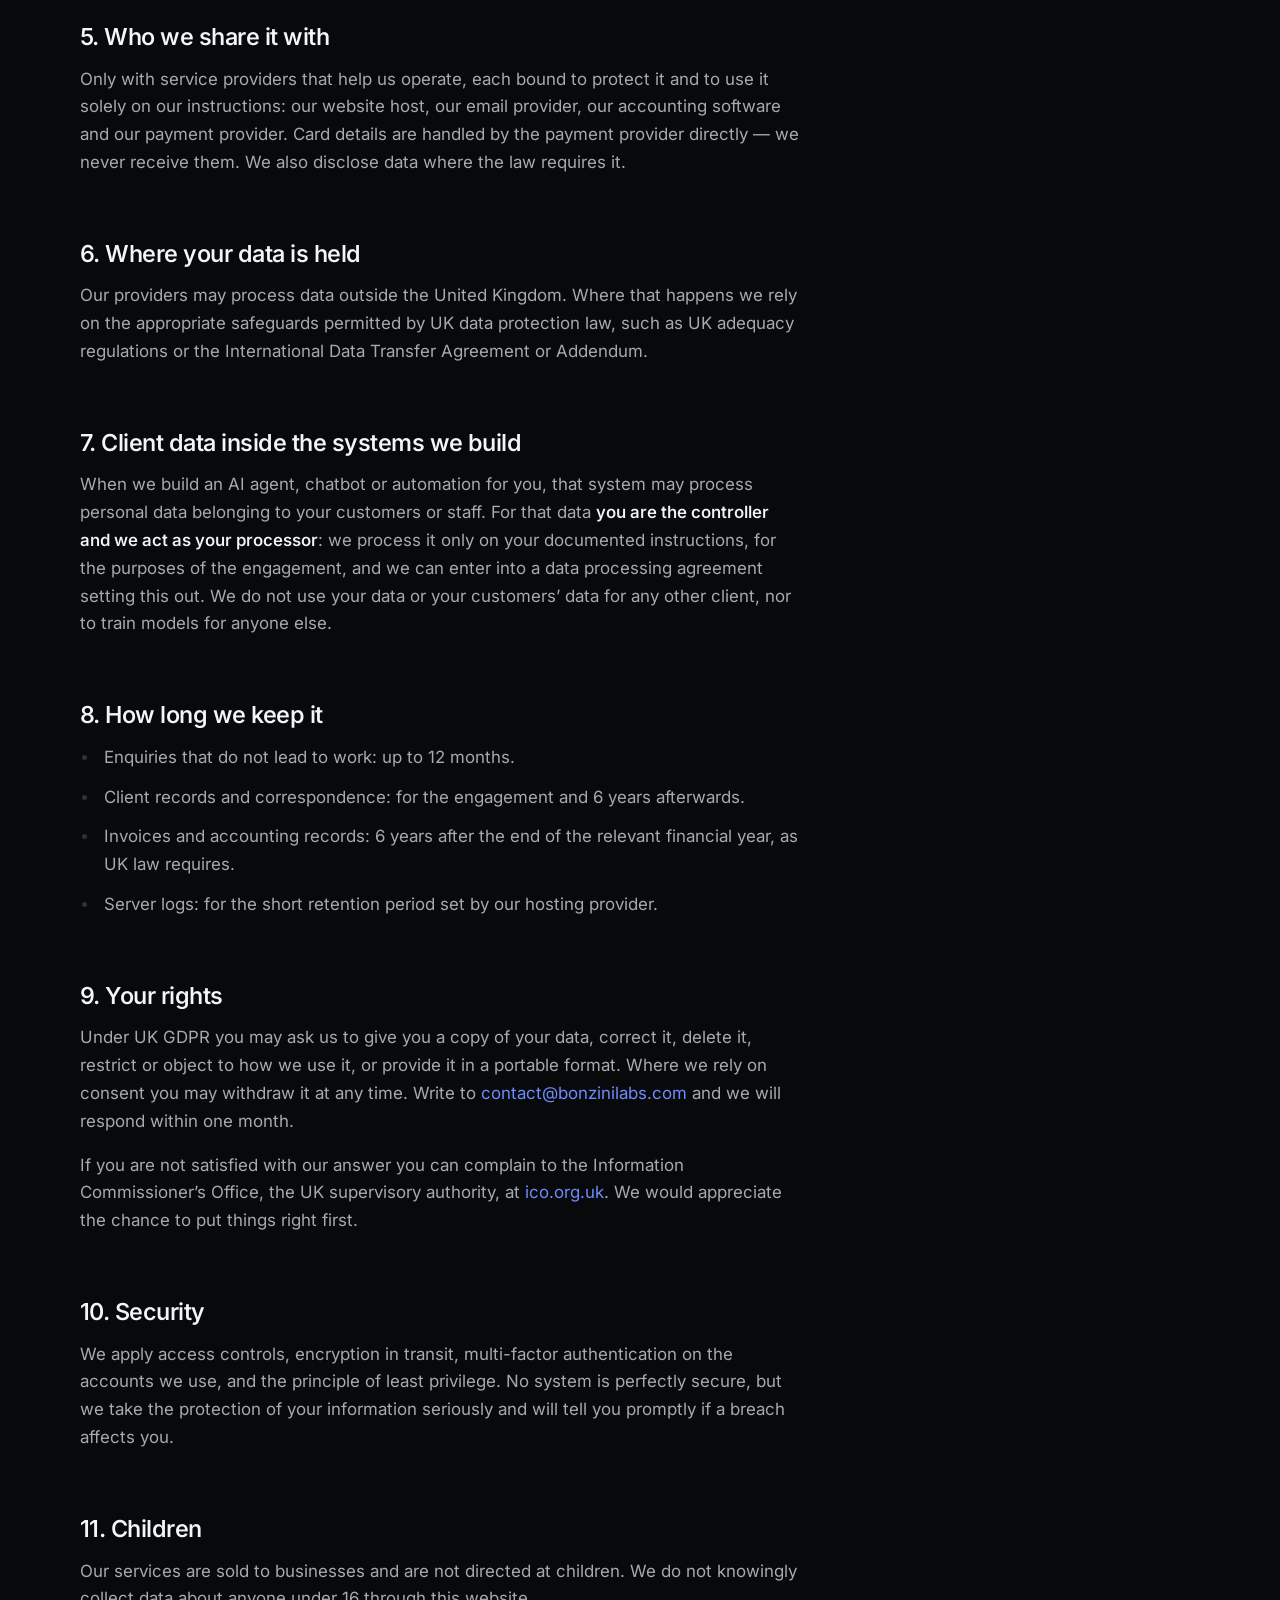
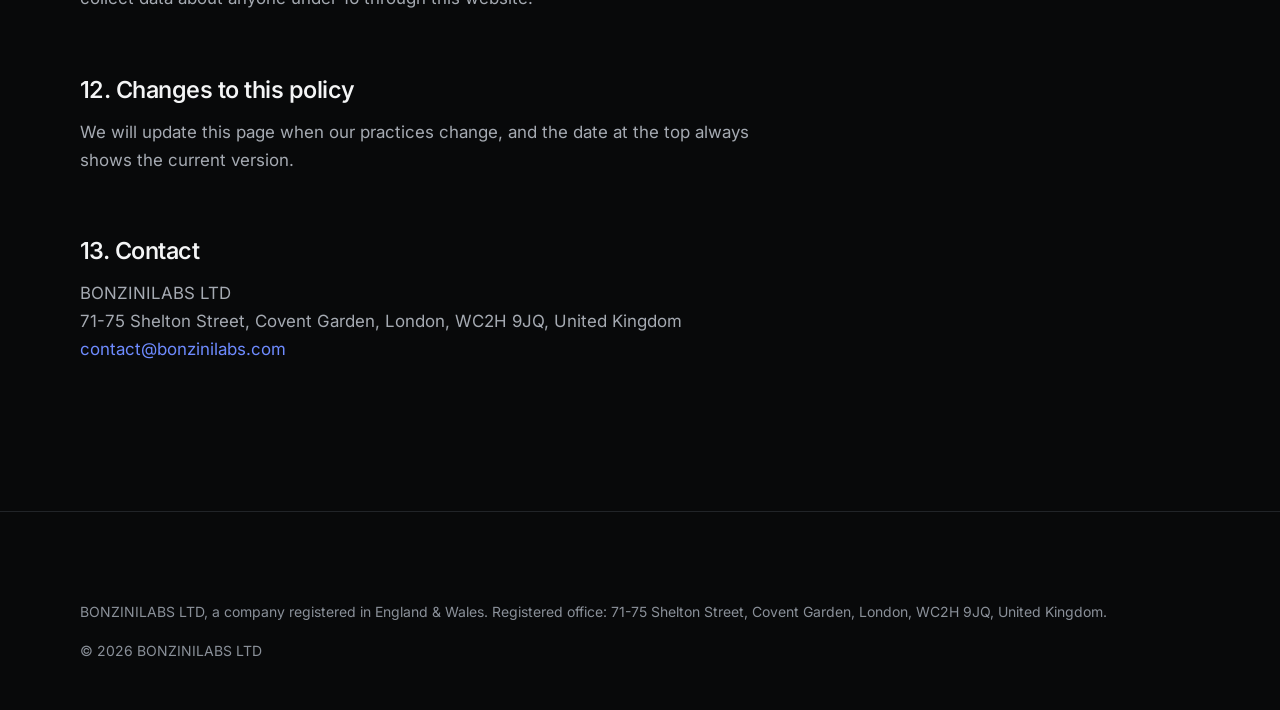
<file: privacy.html>
<!DOCTYPE html>
<html lang="en">

<head>
  <meta charset="utf-8">
  <meta name="viewport" content="width=device-width, initial-scale=1">
  <title>Privacy Policy — BONZINILABS LTD</title>
  <meta name="description"
    content="Privacy policy of BONZINILABS LTD, a UK company providing AI automation and software development services: what we collect, why, and your rights under UK GDPR.">
  <meta name="robots" content="index, follow">
  <link rel="canonical" href="https://bonzinilabs.com/privacy.html">
  <meta property="og:type" content="article">
  <meta property="og:site_name" content="BONZINILABS LTD">
  <meta property="og:locale" content="en_GB">
  <meta property="og:title" content="Privacy Policy — BONZINILABS LTD">
  <meta property="og:description" content="Privacy policy of BONZINILABS LTD, a UK company providing AI automation and software development services: what we collect, why, and your rights under UK GDPR.">
  <meta property="og:url" content="https://bonzinilabs.com/privacy.html">
  <meta property="og:image" content="https://bonzinilabs.com/assets/img/og-image.png">
  <meta property="og:image:width" content="1200">
  <meta property="og:image:height" content="630">
  <meta property="og:image:type" content="image/png">
  <meta property="og:image:alt" content="BONZINILABS LTD — AI automation for business">
  <meta name="twitter:card" content="summary_large_image">
  <meta name="theme-color" content="#08090A">
  <link rel="icon" href="assets/img/favicon.svg" type="image/svg+xml">
  <link rel="preload" href="assets/fonts/inter-var-latin.woff2" as="font" type="font/woff2" crossorigin>
  <link rel="stylesheet" href="assets/css/style.css">
</head>

<body>
  <a class="skip-link" href="#main">Skip to content</a>

  <header class="site-header">
    <div class="container header-inner">
      <a class="brand" href="index.html" aria-label="BONZINILABS LTD — home">
        <svg viewBox="0 0 24 24" fill="none" stroke="currentColor" stroke-width="1.5" stroke-linecap="round"
          stroke-linejoin="round" aria-hidden="true" focusable="false">
          <path d="M4 3H13L16 6V9L13 12H17L20 15V18L17 21H4Z" />
          <path d="M4 12H13" />
          <circle cx="9.5" cy="7.5" r="1.25" fill="currentColor" stroke="none" />
          <circle cx="10.5" cy="16.5" r="1.25" fill="currentColor" stroke="none" />
        </svg>
        <span>BONZINILABS<span class="brand-suffix"> LTD</span></span>
      </a>
      <nav class="nav nav--inline" aria-label="Main">
        <a href="index.html#services">Services</a>
        <a href="index.html#engagement">Engagement</a>
        <a href="index.html#contact">Contact</a>
      </nav>
    </div>
  </header>

  <main id="main" class="doc" tabindex="-1">
    <div class="container">
      <a class="doc-back" href="index.html">
        <svg viewBox="0 0 16 16" fill="none" stroke="currentColor" stroke-width="1.5" stroke-linecap="round"
          stroke-linejoin="round" aria-hidden="true" focusable="false">
          <path d="M13 8H3M7 4L3 8l4 4" />
        </svg>
        Back to home
      </a>

      <div class="doc-header">
        <h1>Privacy policy</h1>
        <p class="updated">BONZINILABS LTD · Last updated 6 August 2026</p>
      </div>

      <div class="doc-body">
        <h2>1. Who is responsible for your data</h2>
        <p>BONZINILABS LTD is the data controller for the personal data described in this policy. We are a company
          registered in England &amp; Wales, registered office 71-75 Shelton Street, Covent Garden, London, WC2H 9JQ,
          United Kingdom. For any question about your data, write to <a
            href="mailto:contact@bonzinilabs.com">contact@bonzinilabs.com</a>.</p>

        <h2>2. What this website collects</h2>
        <p>This website is deliberately minimal. It has <strong>no analytics, no advertising, no tracking pixels and no
            third-party scripts</strong>, and it sets <strong>no cookies</strong>.</p>
        <ul>
          <li><strong>Language preference.</strong> If you switch the page between English and French, that single
            choice is stored in your browser’s local storage so the site remembers it. It never leaves your device and
            we cannot read it. Clearing your browser data removes it.</li>
          <li><strong>Contact form.</strong> The form does not send anything to us or to any server. It opens your own
            email application with the message pre-filled; nothing is transmitted until you choose to send that email.
          </li>
          <li><strong>Server logs.</strong> Our hosting provider records technical data such as IP address, time of
            request and browser type in order to serve the page and protect the service against abuse. We use this only
            for security and reliability.</li>
        </ul>

        <h2>3. Data we hold when you contact us or become a client</h2>
        <ul>
          <li><strong>Enquiries:</strong> your name, email address, company and whatever you write to us.</li>
          <li><strong>Clients:</strong> contact details of the people we work with, proposals and contracts, project
            correspondence, and billing and payment records.</li>
        </ul>

        <h2>4. Why we use it, and our lawful basis</h2>
        <ul>
          <li>To answer your enquiry and prepare a proposal — our legitimate interest in responding to a business
            request, and steps taken at your request before a contract.</li>
          <li>To deliver, support and invoice the services — performance of our contract with you.</li>
          <li>To keep accounting and tax records — our legal obligations in the United Kingdom.</li>
          <li>To keep our systems secure — our legitimate interest in protecting the service.</li>
        </ul>
        <p>We do not sell personal data, we do not share it for advertising, and we do not use it to train AI models.
        </p>

        <h2>5. Who we share it with</h2>
        <p>Only with service providers that help us operate, each bound to protect it and to use it solely on our
          instructions: our website host, our email provider, our accounting software and our payment provider.
          Card details are handled by the payment provider directly — we never receive them. We also disclose data where
          the law requires it.</p>

        <h2>6. Where your data is held</h2>
        <p>Our providers may process data outside the United Kingdom. Where that happens we rely on the appropriate
          safeguards permitted by UK data protection law, such as UK adequacy regulations or the International Data
          Transfer Agreement or Addendum.</p>

        <h2>7. Client data inside the systems we build</h2>
        <p>When we build an AI agent, chatbot or automation for you, that system may process personal data belonging to
          your customers or staff. For that data <strong>you are the controller and we act as your processor</strong>:
          we process it only on your documented instructions, for the purposes of the engagement, and we can enter into
          a data processing agreement setting this out. We do not use your data or your customers’ data for any other
          client, nor to train models for anyone else.</p>

        <h2>8. How long we keep it</h2>
        <ul>
          <li>Enquiries that do not lead to work: up to 12 months.</li>
          <li>Client records and correspondence: for the engagement and 6 years afterwards.</li>
          <li>Invoices and accounting records: 6 years after the end of the relevant financial year, as UK law requires.
          </li>
          <li>Server logs: for the short retention period set by our hosting provider.</li>
        </ul>

        <h2>9. Your rights</h2>
        <p>Under UK GDPR you may ask us to give you a copy of your data, correct it, delete it, restrict or object to
          how we use it, or provide it in a portable format. Where we rely on consent you may withdraw it at any time.
          Write to <a href="mailto:contact@bonzinilabs.com">contact@bonzinilabs.com</a> and we will respond within one
          month.</p>
        <p>If you are not satisfied with our answer you can complain to the Information Commissioner’s Office, the UK
          supervisory authority, at <a href="https://ico.org.uk/" rel="noopener">ico.org.uk</a>. We would appreciate the
          chance to put things right first.</p>

        <h2>10. Security</h2>
        <p>We apply access controls, encryption in transit, multi-factor authentication on the accounts we use, and the
          principle of least privilege. No system is perfectly secure, but we take the protection of your information
          seriously and will tell you promptly if a breach affects you.</p>

        <h2>11. Children</h2>
        <p>Our services are sold to businesses and are not directed at children. We do not knowingly collect data about
          anyone under 16 through this website.</p>

        <h2>12. Changes to this policy</h2>
        <p>We will update this page when our practices change, and the date at the top always shows the current version.
        </p>

        <h2>13. Contact</h2>
        <p>
          BONZINILABS LTD<br>
          71-75 Shelton Street, Covent Garden, London, WC2H 9JQ, United Kingdom<br>
          <a href="mailto:contact@bonzinilabs.com">contact@bonzinilabs.com</a>
        </p>
      </div>
    </div>
  </main>

  <footer class="site-footer">
    <div class="container">
      <div class="footer-legal">
        <p>BONZINILABS LTD, a company registered in England &amp; Wales. Registered office: 71-75 Shelton Street, Covent
          Garden, London, WC2H 9JQ, United Kingdom.</p>
        <p>&copy; <span data-year>2026</span> BONZINILABS LTD</p>
      </div>
    </div>
  </footer>

  <script>document.querySelectorAll("[data-year]").forEach(function (el) {
    el.textContent = String(new Date().getFullYear());
  });</script>
</body>

</html>
</file>
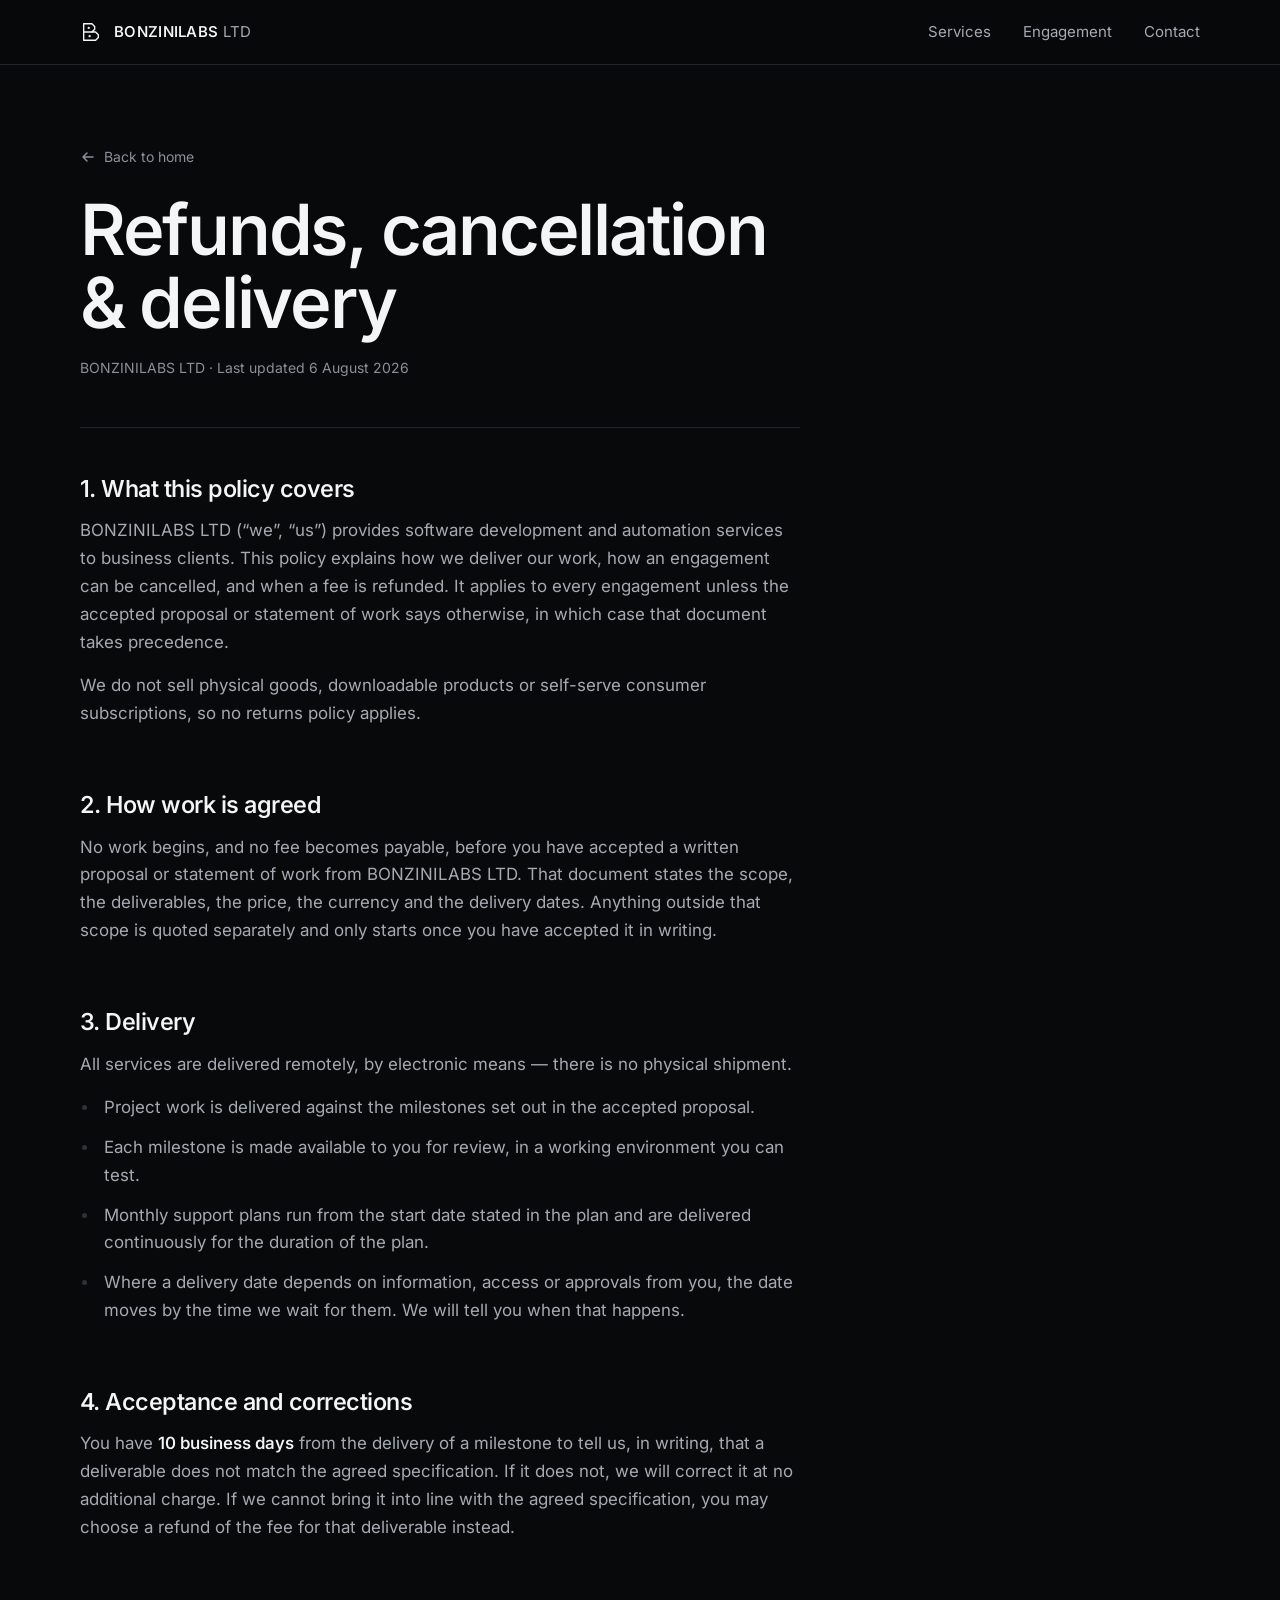
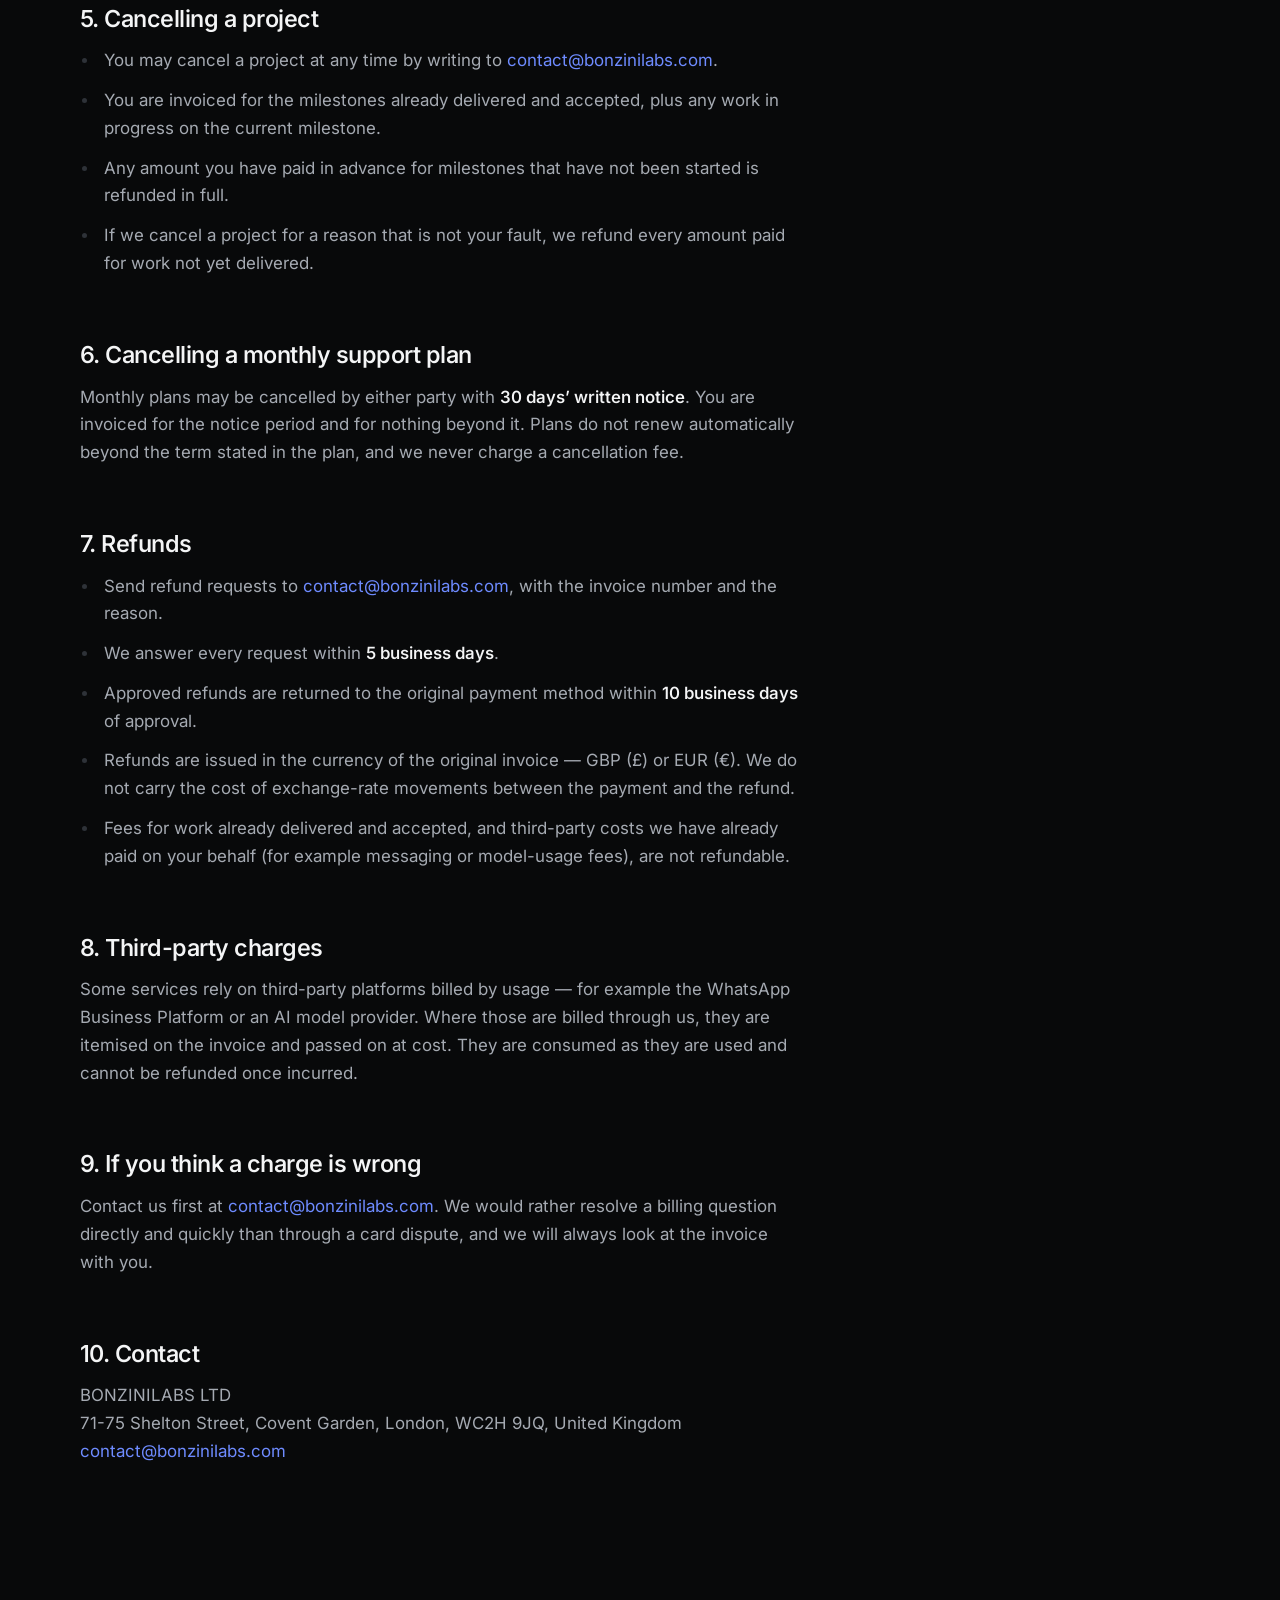
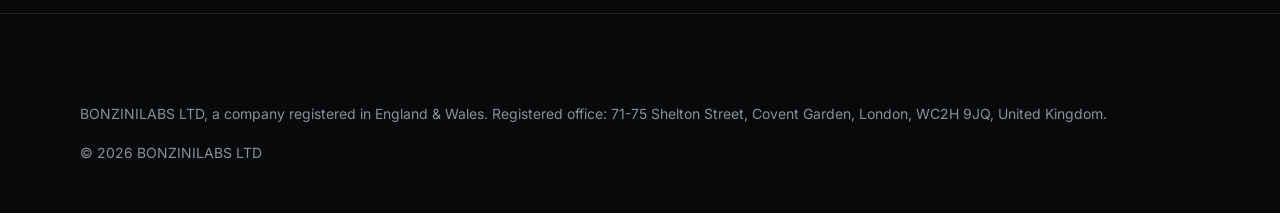
<file: refunds.html>
<!DOCTYPE html>
<html lang="en">

<head>
  <meta charset="utf-8">
  <meta name="viewport" content="width=device-width, initial-scale=1">
  <title>Refunds, Cancellation &amp; Delivery — BONZINILABS LTD</title>
  <meta name="description"
    content="Refund, cancellation and delivery policy of BONZINILABS LTD, a UK company providing AI automation and software development services to businesses.">
  <meta name="robots" content="index, follow">
  <link rel="canonical" href="https://bonzinilabs.com/refunds.html">
  <meta property="og:type" content="article">
  <meta property="og:site_name" content="BONZINILABS LTD">
  <meta property="og:locale" content="en_GB">
  <meta property="og:title" content="Refunds, Cancellation &amp; Delivery — BONZINILABS LTD">
  <meta property="og:description" content="Refund, cancellation and delivery policy of BONZINILABS LTD, a UK company providing AI automation and software development services to businesses.">
  <meta property="og:url" content="https://bonzinilabs.com/refunds.html">
  <meta property="og:image" content="https://bonzinilabs.com/assets/img/og-image.png">
  <meta property="og:image:width" content="1200">
  <meta property="og:image:height" content="630">
  <meta property="og:image:type" content="image/png">
  <meta property="og:image:alt" content="BONZINILABS LTD — AI automation for business">
  <meta name="twitter:card" content="summary_large_image">
  <meta name="theme-color" content="#08090A">
  <link rel="icon" href="assets/img/favicon.svg" type="image/svg+xml">
  <link rel="preload" href="assets/fonts/inter-var-latin.woff2" as="font" type="font/woff2" crossorigin>
  <link rel="stylesheet" href="assets/css/style.css">
</head>

<body>
  <a class="skip-link" href="#main">Skip to content</a>

  <header class="site-header">
    <div class="container header-inner">
      <a class="brand" href="index.html" aria-label="BONZINILABS LTD — home">
        <svg viewBox="0 0 24 24" fill="none" stroke="currentColor" stroke-width="1.5" stroke-linecap="round"
          stroke-linejoin="round" aria-hidden="true" focusable="false">
          <path d="M4 3H13L16 6V9L13 12H17L20 15V18L17 21H4Z" />
          <path d="M4 12H13" />
          <circle cx="9.5" cy="7.5" r="1.25" fill="currentColor" stroke="none" />
          <circle cx="10.5" cy="16.5" r="1.25" fill="currentColor" stroke="none" />
        </svg>
        <span>BONZINILABS<span class="brand-suffix"> LTD</span></span>
      </a>
      <nav class="nav nav--inline" aria-label="Main">
        <a href="index.html#services">Services</a>
        <a href="index.html#engagement">Engagement</a>
        <a href="index.html#contact">Contact</a>
      </nav>
    </div>
  </header>

  <main id="main" class="doc" tabindex="-1">
    <div class="container">
      <a class="doc-back" href="index.html">
        <svg viewBox="0 0 16 16" fill="none" stroke="currentColor" stroke-width="1.5" stroke-linecap="round"
          stroke-linejoin="round" aria-hidden="true" focusable="false">
          <path d="M13 8H3M7 4L3 8l4 4" />
        </svg>
        Back to home
      </a>

      <div class="doc-header">
        <h1>Refunds, cancellation &amp; delivery</h1>
        <p class="updated">BONZINILABS LTD · Last updated 6 August 2026</p>
      </div>

      <div class="doc-body">
        <h2>1. What this policy covers</h2>
        <p>BONZINILABS LTD (“we”, “us”) provides software development and automation services to business clients. This
          policy explains how we deliver our work, how an engagement can be cancelled, and when a fee is refunded. It
          applies to every engagement unless the accepted proposal or statement of work says otherwise, in which case that
          document takes precedence.</p>
        <p>We do not sell physical goods, downloadable products or self-serve consumer subscriptions, so no returns
          policy applies.</p>

        <h2>2. How work is agreed</h2>
        <p>No work begins, and no fee becomes payable, before you have accepted a written proposal or statement of work
          from BONZINILABS LTD. That document states the scope, the deliverables, the price, the currency and the
          delivery dates. Anything outside that scope is quoted separately and only starts once you have accepted it in
          writing.</p>

        <h2>3. Delivery</h2>
        <p>All services are delivered remotely, by electronic means — there is no physical shipment.</p>
        <ul>
          <li>Project work is delivered against the milestones set out in the accepted proposal.</li>
          <li>Each milestone is made available to you for review, in a working environment you can test.</li>
          <li>Monthly support plans run from the start date stated in the plan and are delivered continuously for the
            duration of the plan.</li>
          <li>Where a delivery date depends on information, access or approvals from you, the date moves by the time we
            wait for them. We will tell you when that happens.</li>
        </ul>

        <h2>4. Acceptance and corrections</h2>
        <p>You have <strong>10 business days</strong> from the delivery of a milestone to tell us, in writing, that a
          deliverable does not match the agreed specification. If it does not, we will correct it at no additional
          charge. If we cannot bring it into line with the agreed specification, you may choose a refund of the fee for
          that deliverable instead.</p>

        <h2>5. Cancelling a project</h2>
        <ul>
          <li>You may cancel a project at any time by writing to <a
              href="mailto:contact@bonzinilabs.com">contact@bonzinilabs.com</a>.</li>
          <li>You are invoiced for the milestones already delivered and accepted, plus any work in progress on the
            current milestone.</li>
          <li>Any amount you have paid in advance for milestones that have not been started is refunded in full.</li>
          <li>If we cancel a project for a reason that is not your fault, we refund every amount paid for work not yet
            delivered.</li>
        </ul>

        <h2>6. Cancelling a monthly support plan</h2>
        <p>Monthly plans may be cancelled by either party with <strong>30 days’ written notice</strong>. You are
          invoiced for the notice period and for nothing beyond it. Plans do not renew automatically beyond the term
          stated in the plan, and we never charge a cancellation fee.</p>

        <h2>7. Refunds</h2>
        <ul>
          <li>Send refund requests to <a href="mailto:contact@bonzinilabs.com">contact@bonzinilabs.com</a>, with the
            invoice number and the reason.</li>
          <li>We answer every request within <strong>5 business days</strong>.</li>
          <li>Approved refunds are returned to the original payment method within <strong>10 business days</strong> of
            approval.</li>
          <li>Refunds are issued in the currency of the original invoice — GBP (£) or EUR (€). We do not carry the cost
            of exchange-rate movements between the payment and the refund.</li>
          <li>Fees for work already delivered and accepted, and third-party costs we have already paid on your behalf
            (for example messaging or model-usage fees), are not refundable.</li>
        </ul>

        <h2>8. Third-party charges</h2>
        <p>Some services rely on third-party platforms billed by usage — for example the WhatsApp Business Platform or
          an AI model provider. Where those are billed through us, they are itemised on the invoice and passed on at
          cost. They are consumed as they are used and cannot be refunded once incurred.</p>

        <h2>9. If you think a charge is wrong</h2>
        <p>Contact us first at <a href="mailto:contact@bonzinilabs.com">contact@bonzinilabs.com</a>. We would rather
          resolve a billing question directly and quickly than through a card dispute, and we will always look at the
          invoice with you.</p>

        <h2>10. Contact</h2>
        <p>
          BONZINILABS LTD<br>
          71-75 Shelton Street, Covent Garden, London, WC2H 9JQ, United Kingdom<br>
          <a href="mailto:contact@bonzinilabs.com">contact@bonzinilabs.com</a>
        </p>
      </div>
    </div>
  </main>

  <footer class="site-footer">
    <div class="container">
      <div class="footer-legal">
        <p>BONZINILABS LTD, a company registered in England &amp; Wales. Registered office: 71-75 Shelton Street, Covent
          Garden, London, WC2H 9JQ, United Kingdom.</p>
        <p>&copy; <span data-year>2026</span> BONZINILABS LTD</p>
      </div>
    </div>
  </footer>

  <script>document.querySelectorAll("[data-year]").forEach(function (el) {
    el.textContent = String(new Date().getFullYear());
  });</script>
</body>

</html>
</file>
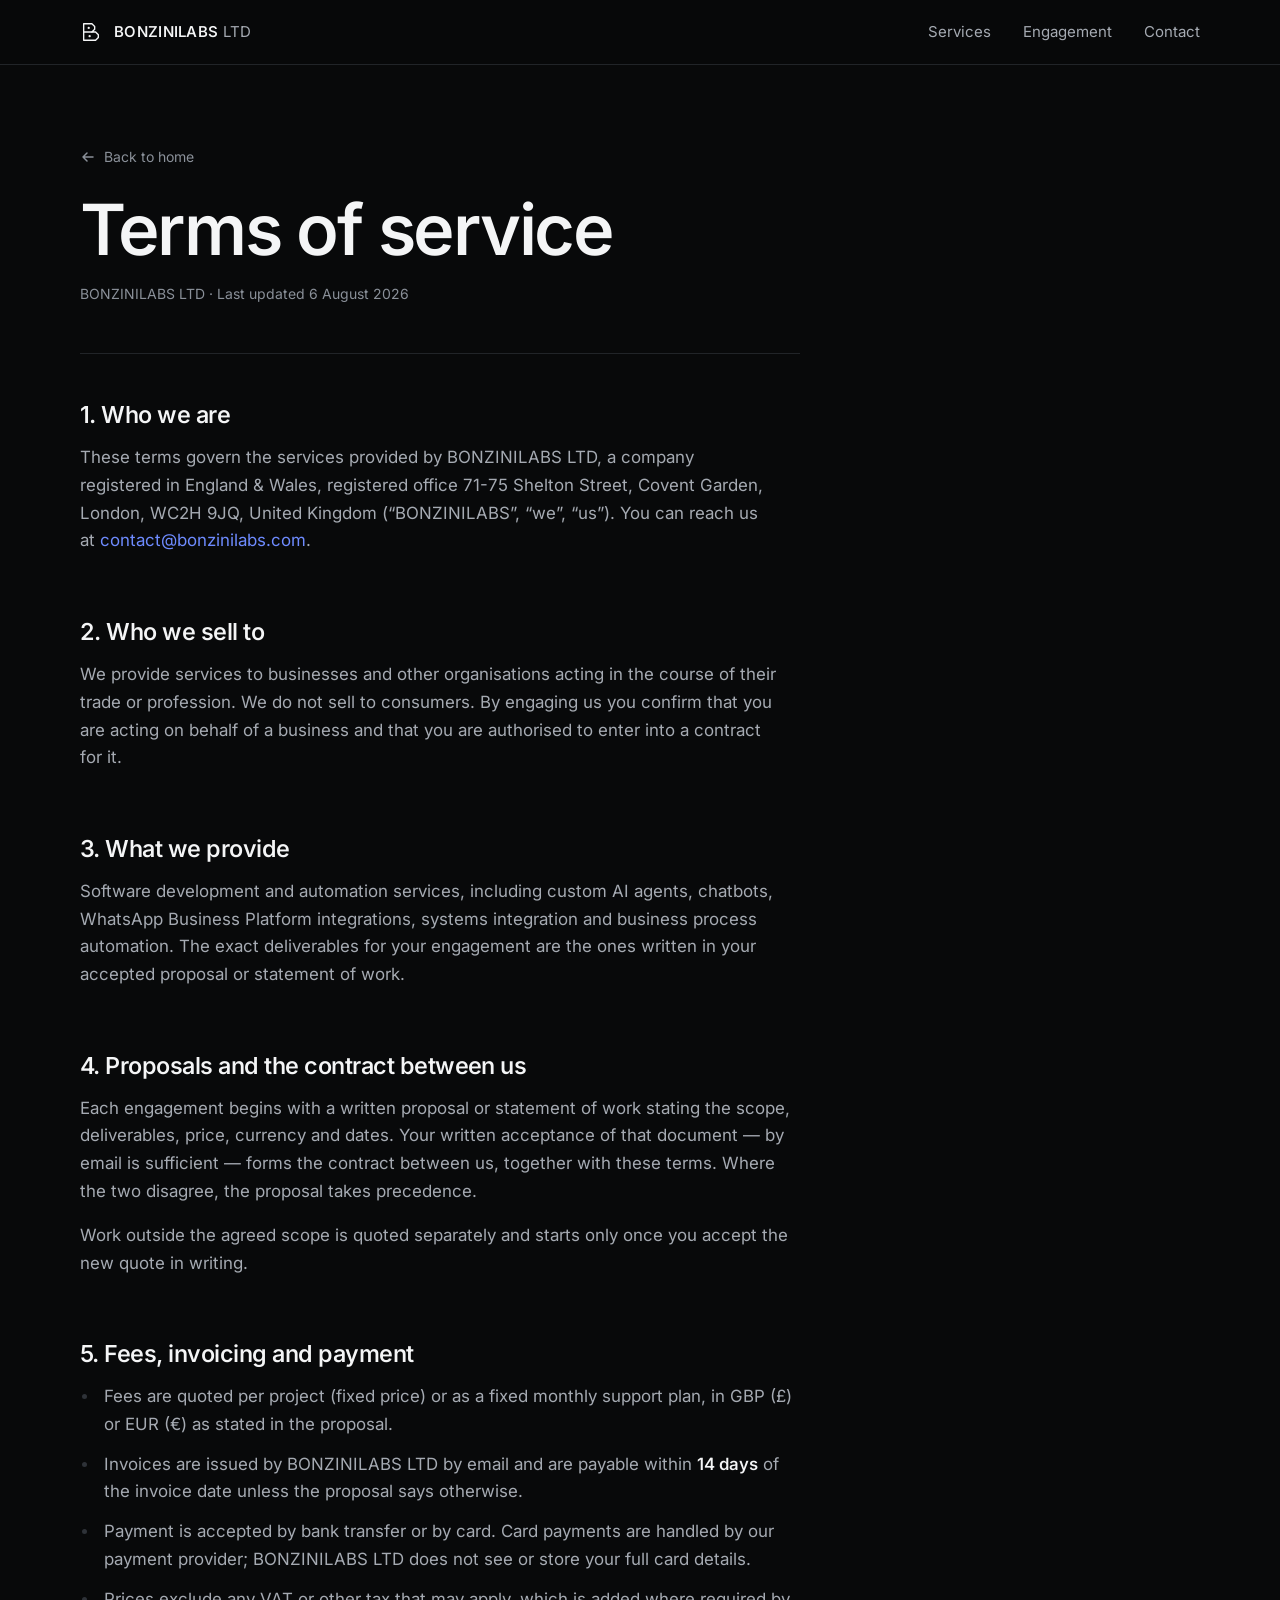
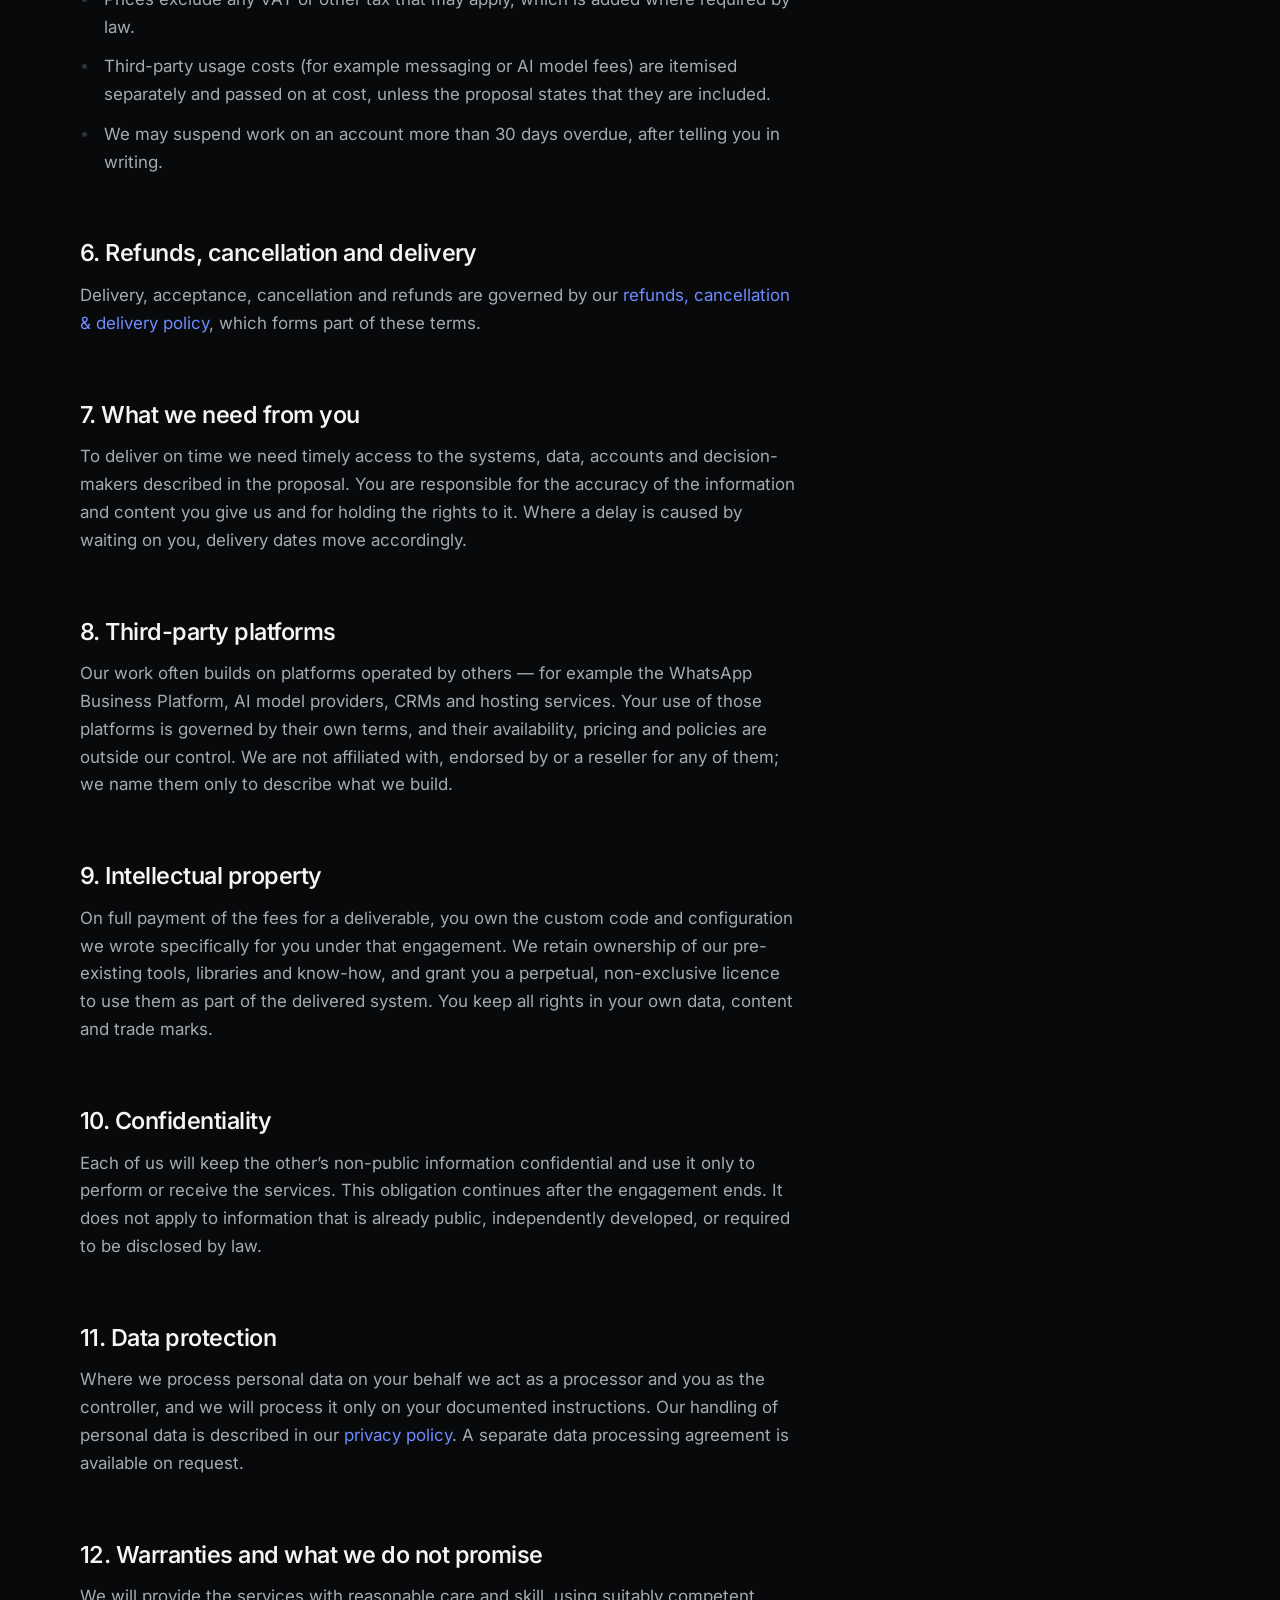
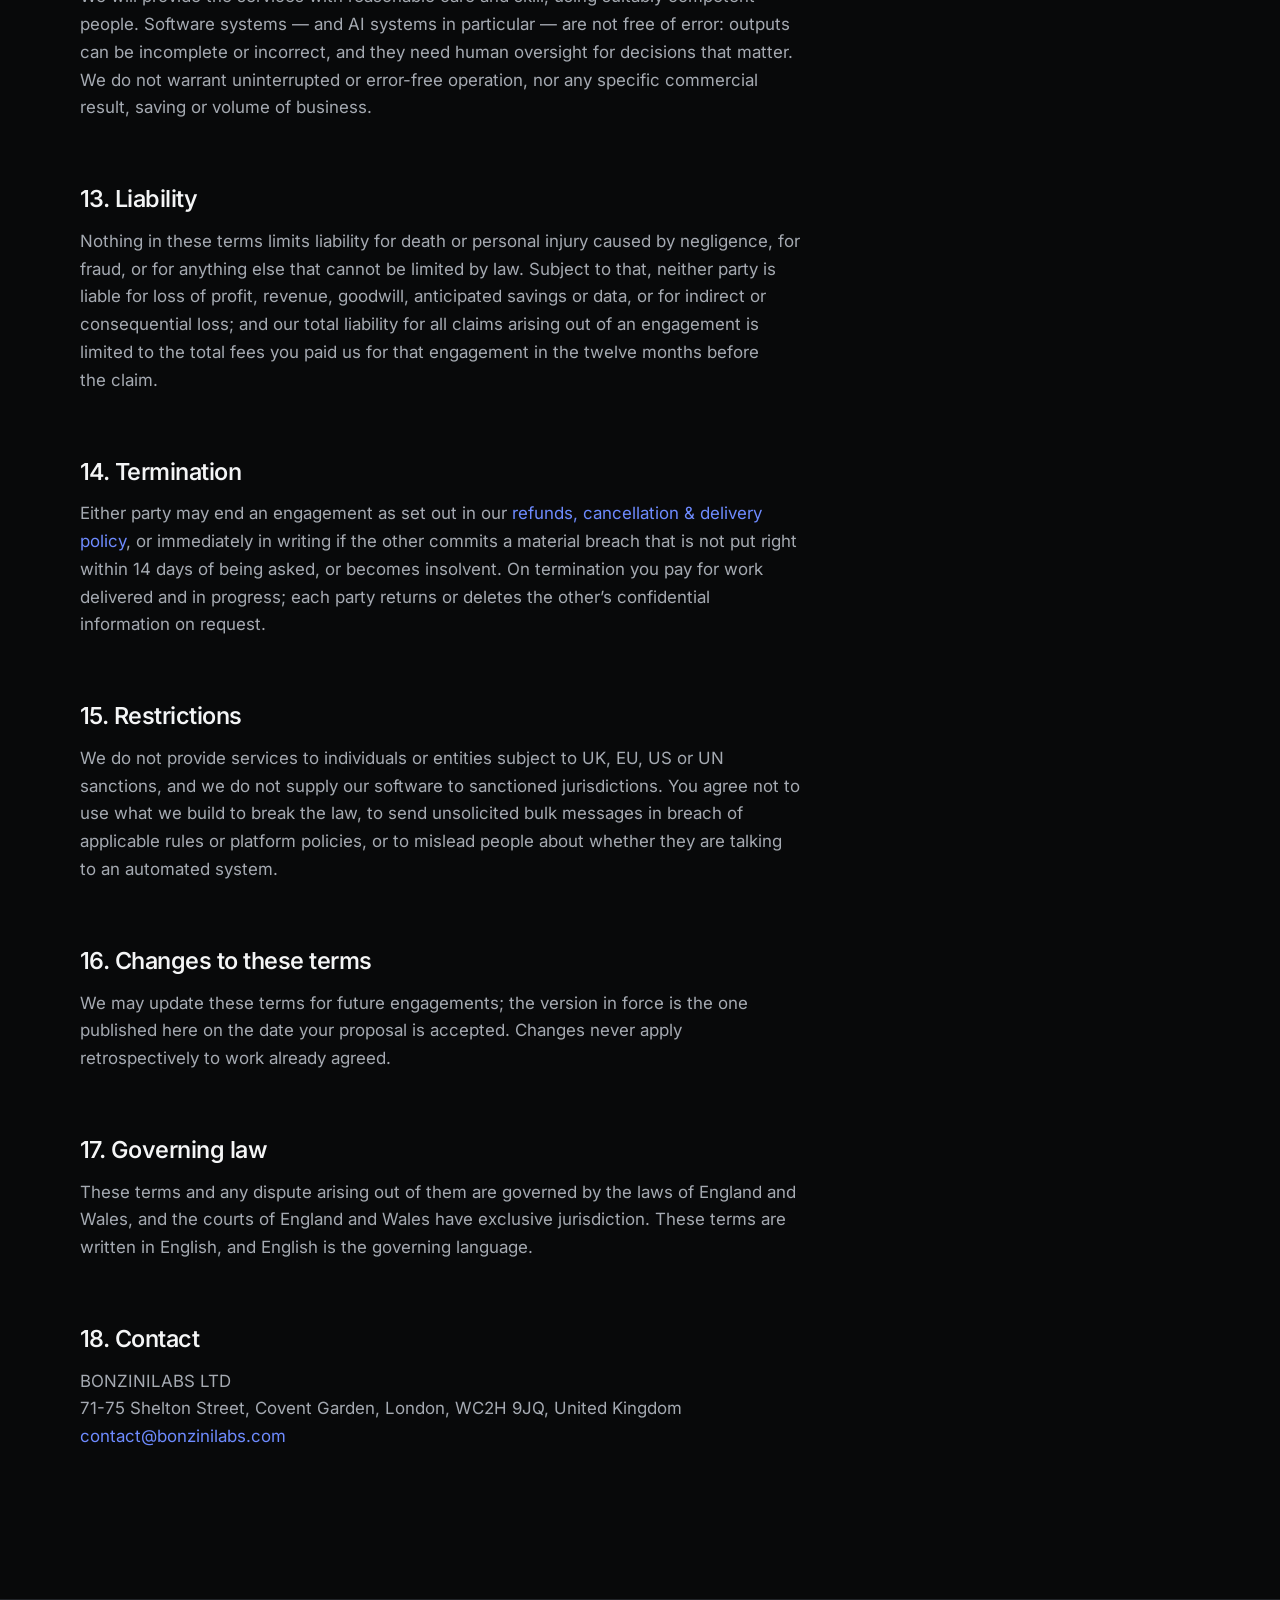
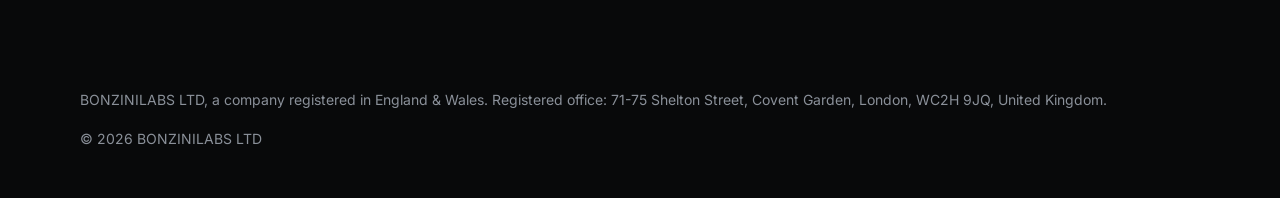
<file: terms.html>
<!DOCTYPE html>
<html lang="en">

<head>
  <meta charset="utf-8">
  <meta name="viewport" content="width=device-width, initial-scale=1">
  <title>Terms of Service — BONZINILABS LTD</title>
  <meta name="description"
    content="Terms of service of BONZINILABS LTD, a UK company providing AI automation, custom AI agents and software development services to business clients.">
  <meta name="robots" content="index, follow">
  <link rel="canonical" href="https://bonzinilabs.com/terms.html">
  <meta property="og:type" content="article">
  <meta property="og:site_name" content="BONZINILABS LTD">
  <meta property="og:locale" content="en_GB">
  <meta property="og:title" content="Terms of Service — BONZINILABS LTD">
  <meta property="og:description" content="Terms of service of BONZINILABS LTD, a UK company providing AI automation, custom AI agents and software development services to business clients.">
  <meta property="og:url" content="https://bonzinilabs.com/terms.html">
  <meta property="og:image" content="https://bonzinilabs.com/assets/img/og-image.png">
  <meta property="og:image:width" content="1200">
  <meta property="og:image:height" content="630">
  <meta property="og:image:type" content="image/png">
  <meta property="og:image:alt" content="BONZINILABS LTD — AI automation for business">
  <meta name="twitter:card" content="summary_large_image">
  <meta name="theme-color" content="#08090A">
  <link rel="icon" href="assets/img/favicon.svg" type="image/svg+xml">
  <link rel="preload" href="assets/fonts/inter-var-latin.woff2" as="font" type="font/woff2" crossorigin>
  <link rel="stylesheet" href="assets/css/style.css">
</head>

<body>
  <a class="skip-link" href="#main">Skip to content</a>

  <header class="site-header">
    <div class="container header-inner">
      <a class="brand" href="index.html" aria-label="BONZINILABS LTD — home">
        <svg viewBox="0 0 24 24" fill="none" stroke="currentColor" stroke-width="1.5" stroke-linecap="round"
          stroke-linejoin="round" aria-hidden="true" focusable="false">
          <path d="M4 3H13L16 6V9L13 12H17L20 15V18L17 21H4Z" />
          <path d="M4 12H13" />
          <circle cx="9.5" cy="7.5" r="1.25" fill="currentColor" stroke="none" />
          <circle cx="10.5" cy="16.5" r="1.25" fill="currentColor" stroke="none" />
        </svg>
        <span>BONZINILABS<span class="brand-suffix"> LTD</span></span>
      </a>
      <nav class="nav nav--inline" aria-label="Main">
        <a href="index.html#services">Services</a>
        <a href="index.html#engagement">Engagement</a>
        <a href="index.html#contact">Contact</a>
      </nav>
    </div>
  </header>

  <main id="main" class="doc" tabindex="-1">
    <div class="container">
      <a class="doc-back" href="index.html">
        <svg viewBox="0 0 16 16" fill="none" stroke="currentColor" stroke-width="1.5" stroke-linecap="round"
          stroke-linejoin="round" aria-hidden="true" focusable="false">
          <path d="M13 8H3M7 4L3 8l4 4" />
        </svg>
        Back to home
      </a>

      <div class="doc-header">
        <h1>Terms of service</h1>
        <p class="updated">BONZINILABS LTD · Last updated 6 August 2026</p>
      </div>

      <div class="doc-body">
        <h2>1. Who we are</h2>
        <p>These terms govern the services provided by BONZINILABS LTD, a company registered in England &amp; Wales,
          registered office 71-75 Shelton Street, Covent Garden, London, WC2H 9JQ, United Kingdom (“BONZINILABS”, “we”,
          “us”). You can reach us at <a href="mailto:contact@bonzinilabs.com">contact@bonzinilabs.com</a>.</p>

        <h2>2. Who we sell to</h2>
        <p>We provide services to businesses and other organisations acting in the course of their trade or profession.
          We do not sell to consumers. By engaging us you confirm that you are acting on behalf of a business and that
          you are authorised to enter into a contract for it.</p>

        <h2>3. What we provide</h2>
        <p>Software development and automation services, including custom AI agents, chatbots, WhatsApp Business
          Platform integrations, systems integration and business process automation. The exact deliverables for your
          engagement are the ones written in your accepted proposal or statement of work.</p>

        <h2>4. Proposals and the contract between us</h2>
        <p>Each engagement begins with a written proposal or statement of work stating the scope, deliverables, price,
          currency and dates. Your written acceptance of that document — by email is sufficient — forms the contract
          between us, together with these terms. Where the two disagree, the proposal takes precedence.</p>
        <p>Work outside the agreed scope is quoted separately and starts only once you accept the new quote in writing.
        </p>

        <h2>5. Fees, invoicing and payment</h2>
        <ul>
          <li>Fees are quoted per project (fixed price) or as a fixed monthly support plan, in GBP (£) or EUR (€) as
            stated in the proposal.</li>
          <li>Invoices are issued by BONZINILABS LTD by email and are payable within <strong>14 days</strong> of the
            invoice date unless the proposal says otherwise.</li>
          <li>Payment is accepted by bank transfer or by card. Card payments are handled by our payment provider;
            BONZINILABS LTD does not see or store your full card details.</li>
          <li>Prices exclude any VAT or other tax that may apply, which is added where required by law.</li>
          <li>Third-party usage costs (for example messaging or AI model fees) are itemised separately and passed on at
            cost, unless the proposal states that they are included.</li>
          <li>We may suspend work on an account more than 30 days overdue, after telling you in writing.</li>
        </ul>

        <h2>6. Refunds, cancellation and delivery</h2>
        <p>Delivery, acceptance, cancellation and refunds are governed by our <a href="refunds.html">refunds,
            cancellation &amp; delivery policy</a>, which forms part of these terms.</p>

        <h2>7. What we need from you</h2>
        <p>To deliver on time we need timely access to the systems, data, accounts and decision-makers described in the
          proposal. You are responsible for the accuracy of the information and content you give us and for holding the
          rights to it. Where a delay is caused by waiting on you, delivery dates move accordingly.</p>

        <h2>8. Third-party platforms</h2>
        <p>Our work often builds on platforms operated by others — for example the WhatsApp Business Platform, AI model
          providers, CRMs and hosting services. Your use of those platforms is governed by their own terms, and their
          availability, pricing and policies are outside our control. We are not affiliated with, endorsed by or a
          reseller for any of them; we name them only to describe what we build.</p>

        <h2>9. Intellectual property</h2>
        <p>On full payment of the fees for a deliverable, you own the custom code and configuration we wrote
          specifically for you under that engagement. We retain ownership of our pre-existing tools, libraries and
          know-how, and grant you a perpetual, non-exclusive licence to use them as part of the delivered system. You
          keep all rights in your own data, content and trade marks.</p>

        <h2>10. Confidentiality</h2>
        <p>Each of us will keep the other’s non-public information confidential and use it only to perform or receive
          the services. This obligation continues after the engagement ends. It does not apply to information that is
          already public, independently developed, or required to be disclosed by law.</p>

        <h2>11. Data protection</h2>
        <p>Where we process personal data on your behalf we act as a processor and you as the controller, and we will
          process it only on your documented instructions. Our handling of personal data is described in our <a
            href="privacy.html">privacy policy</a>. A separate data processing agreement is available on request.</p>

        <h2>12. Warranties and what we do not promise</h2>
        <p>We will provide the services with reasonable care and skill, using suitably competent people. Software
          systems — and AI systems in particular — are not free of error: outputs can be incomplete or incorrect, and
          they need human oversight for decisions that matter. We do not warrant uninterrupted or error-free operation,
          nor any specific commercial result, saving or volume of business.</p>

        <h2>13. Liability</h2>
        <p>Nothing in these terms limits liability for death or personal injury caused by negligence, for fraud, or for
          anything else that cannot be limited by law. Subject to that, neither party is liable for loss of profit,
          revenue, goodwill, anticipated savings or data, or for indirect or consequential loss; and our total liability
          for all claims arising out of an engagement is limited to the total fees you paid us for that engagement in
          the twelve months before the claim.</p>

        <h2>14. Termination</h2>
        <p>Either party may end an engagement as set out in our <a href="refunds.html">refunds, cancellation &amp; delivery policy</a>, or
          immediately in writing if the other commits a material breach that is not put right within 14 days of being
          asked, or becomes insolvent. On termination you pay for work delivered and in progress; each party returns or
          deletes the other’s confidential information on request.</p>

        <h2>15. Restrictions</h2>
        <p>We do not provide services to individuals or entities subject to UK, EU, US or UN sanctions, and we do not
          supply our software to sanctioned jurisdictions. You agree not to use what we build to break the law, to send
          unsolicited bulk messages in breach of applicable rules or platform policies, or to mislead people about
          whether they are talking to an automated system.</p>

        <h2>16. Changes to these terms</h2>
        <p>We may update these terms for future engagements; the version in force is the one published here on the date
          your proposal is accepted. Changes never apply retrospectively to work already agreed.</p>

        <h2>17. Governing law</h2>
        <p>These terms and any dispute arising out of them are governed by the laws of England and Wales, and the courts
          of England and Wales have exclusive jurisdiction. These terms are written in English, and English is the
          governing language.</p>

        <h2>18. Contact</h2>
        <p>
          BONZINILABS LTD<br>
          71-75 Shelton Street, Covent Garden, London, WC2H 9JQ, United Kingdom<br>
          <a href="mailto:contact@bonzinilabs.com">contact@bonzinilabs.com</a>
        </p>
      </div>
    </div>
  </main>

  <footer class="site-footer">
    <div class="container">
      <div class="footer-legal">
        <p>BONZINILABS LTD, a company registered in England &amp; Wales. Registered office: 71-75 Shelton Street, Covent
          Garden, London, WC2H 9JQ, United Kingdom.</p>
        <p>&copy; <span data-year>2026</span> BONZINILABS LTD</p>
      </div>
    </div>
  </footer>

  <script>document.querySelectorAll("[data-year]").forEach(function (el) {
    el.textContent = String(new Date().getFullYear());
  });</script>
</body>

</html>
</file>
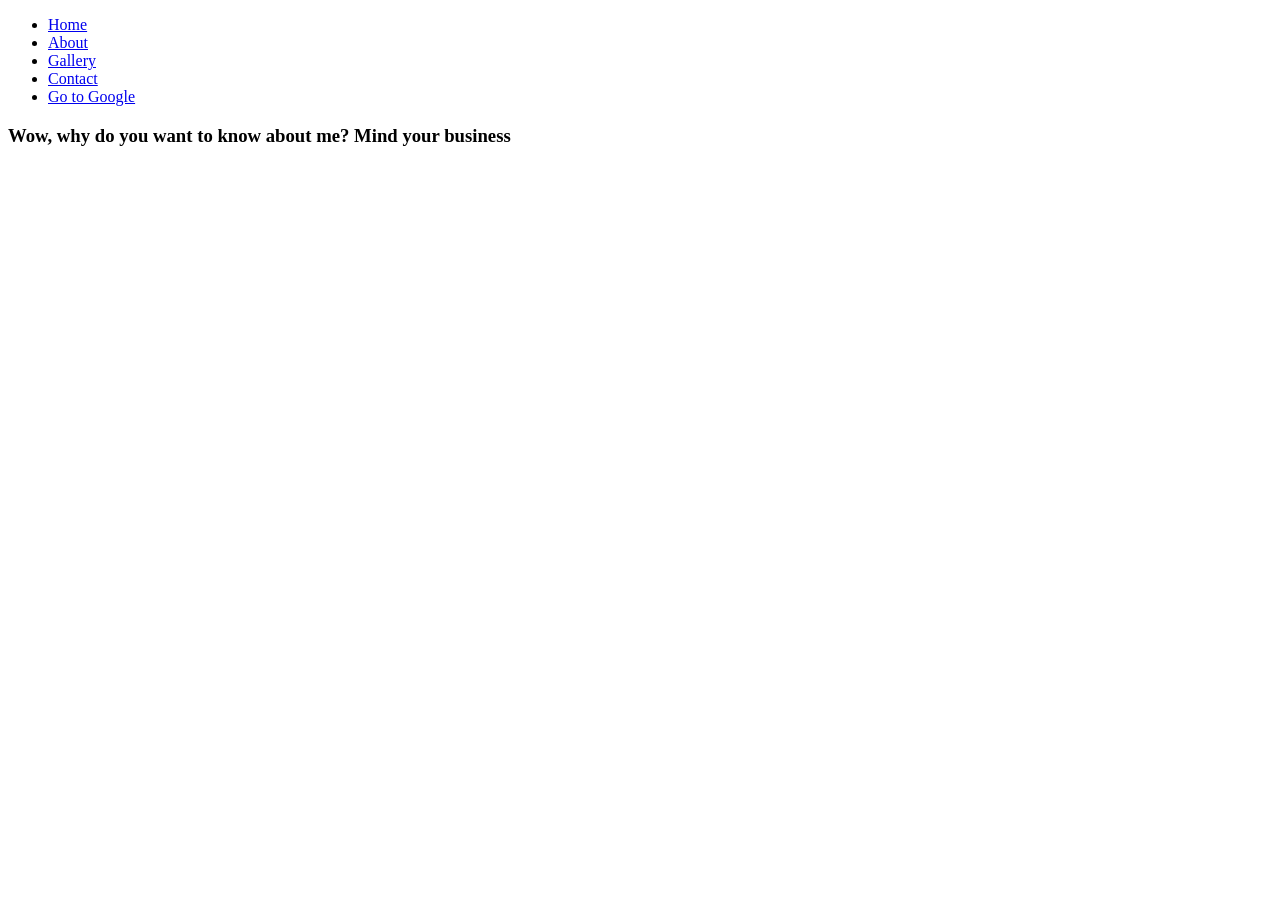
<file: archive/level1-portfolio/about.html>
<!DOCTYPE html>
<html lang="en">
<head>
    <meta charset="UTF-8">
    <meta name="viewport" content="width=device-width, initial-scale=1.0">
    <title>About Mr. Laslie</title>
</head>
<header>
    <ul>
        <li><a href="index.html">Home</a></li>
        <li><a href="about.html">About</a></li>
        <li><a href="gallery.html">Gallery</a></li>
        <li><a href="contact.html">Contact</a></li>
        <li><a href="https://www.google.com" target="_blank">Go to Google</a></li>
    </ul>
</header>

    <h3>Wow, why do you want to know about me? Mind your business</h3>

</html>
</file>
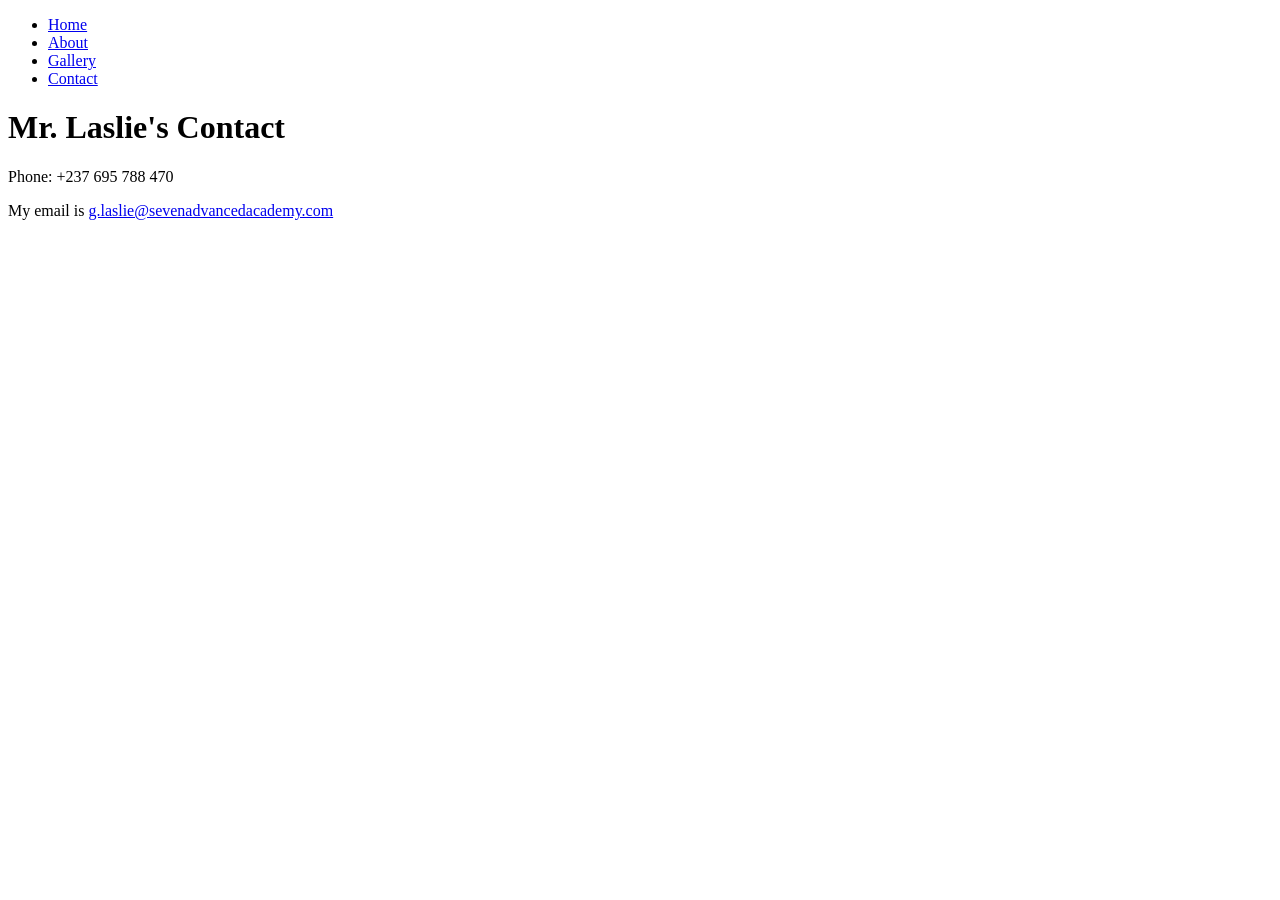
<file: archive/level1-portfolio/contact.html>
<!DOCTYPE html>
<html lang="en">
<head>
    <meta charset="UTF-8">
    <meta name="viewport" content="width=device-width, initial-scale=1.0">
    <title>Conact Mr. Laslie</title>
</head>
<header>
    <ul>
        <li><a href="index.html">Home</a></li>
        <li><a href="about.html">About</a></li>
        <li><a href="gallery.html">Gallery</a></li>
        <li><a href="contact.html">Contact</a></li>
    </ul>
</header>

    <h1>Mr. Laslie's Contact</h1>
    <p>Phone: +237 695 788 470
    </p>
    <p>My email is <a href="mailto:g.laslie@sevenadvancedacademy.com">g.laslie@sevenadvancedacademy.com</a></p>
</html>
</file>
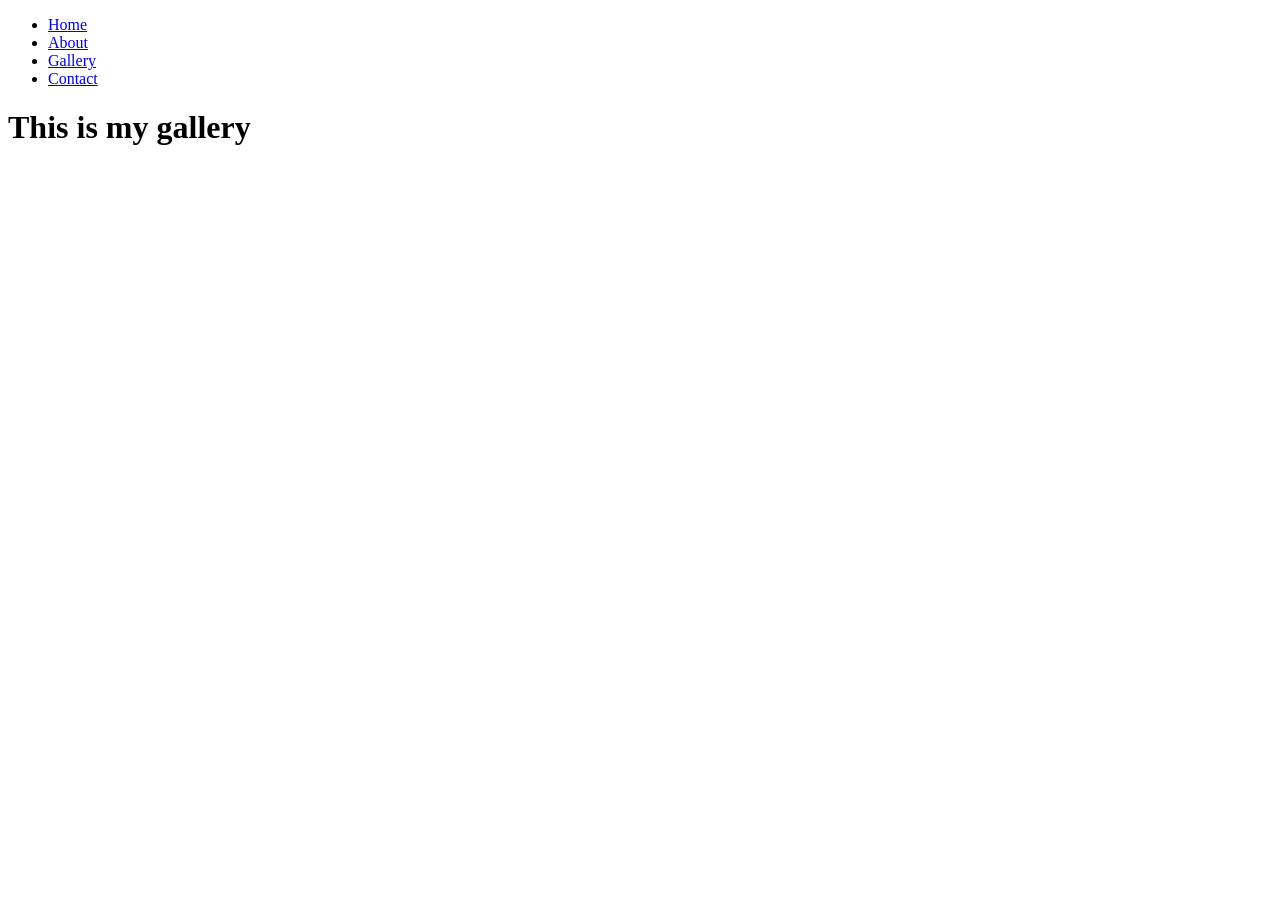
<file: archive/level1-portfolio/gallery.html>
<!DOCTYPE html>
<html lang="en">
<head>
    <meta charset="UTF-8">
    <meta name="viewport" content="width=device-width, initial-scale=1.0">
    <title>Guest Page</title>
</head>
<header>
    <ul>
        <li><a href="index.html">Home</a></li>
        <li><a href="about.html">About</a></li>
        <li><a href="gallery.html">Gallery</a></li>
        <li><a href="contact.html">Contact</a></li>
    </ul>
</header>

    <h1>This is my gallery</h1>

</html>
</file>
<file: assets/css/style.css>
/* =============================================================================
   BONZINILABS LTD — bonzinilabs.com
   Static marketing site. No framework, no build step, no third-party request.

   Every dimension comes from the project design system: an 8px spacing scale,
   eight type roles (the seven editorial ones plus --fs-ui for controls), five
   radii, and breakpoints at 480 / 640 / 768 / 900 / 1024. 900 is the point the
   navigation collapses and is mirrored by matchMedia in main.js. Component
   sizes fixed by other rules — the 44px tap target, the 26px pill, the 56/64px
   bar — are the documented exceptions to the spacing scale.
   ============================================================================= */

/* -----------------------------------------------------------------------------
   1. FONTS — self-hosted Inter Variable (latin subset, 48KB, one request)
   The fallback face is metric-matched to Arial so swapping causes no reflow.
   -------------------------------------------------------------------------- */

@font-face {
  font-family: "Inter";
  src: url("../fonts/inter-var-latin.woff2") format("woff2");
  font-weight: 100 900;
  font-style: normal;
  font-display: swap;
}

@font-face {
  font-family: "Inter Fallback";
  /* Arial is absent on Linux and Android, and local() matches on font name,
     not on metrics — so the Arial metric clones have to be named explicitly
     or the fallback never resolves and the swap shifts the layout. */
  src: local("Arial"), local("Liberation Sans"), local("Arimo"),
    local("Helvetica Neue"), local("Roboto");
  size-adjust: 107%;
  ascent-override: 90%;
  descent-override: 22.4%;
  line-gap-override: 0%;
}

/* -----------------------------------------------------------------------------
   2. TOKENS
   -------------------------------------------------------------------------- */

:root {
  color-scheme: dark;
  accent-color: #6e8bff;

  /* Colour — contrast ratios verified against --bg (WCAG 2.2 AA)
     text-1 18.26:1 · text-2 8.53:1 · text-3 6.20:1 · accent 6.45:1 */
  --bg: #08090a;
  --surface-1: #101113;
  --surface-2: #17191c;
  --border: #212428;
  --border-strong: #2e3238;
  --border-hover: #3a3f47;
  /* Boundaries that are the only marker of an interactive control.
     3.13:1 on --surface-2, 3.36:1 on --surface-1, 3.54:1 on --bg. */
  --border-control: #606874;
  --text-1: #f4f5f6;
  --text-2: #a5aab2;
  --text-3: #8a9099;
  --accent: #6e8bff;
  --accent-hover: #8da2ff;
  --accent-subtle: color-mix(in oklab, var(--accent) 12%, var(--bg));
  --on-accent: #08090a;

  /* Form error state — the only non-neutral hues on the site besides the accent */
  --danger-border: #4a2a2e;
  --danger-bg: #1c1315;
  --danger-text: #ff9ea4;

  /* Spacing — 8px base; 20px is the single sanctioned 4px step */
  --s-1: 0.25rem;   /*  4 */
  --s-2: 0.5rem;    /*  8 */
  --s-3: 0.75rem;   /* 12 */
  --s-4: 1rem;      /* 16 */
  --s-4h: 1.25rem;  /* 20 */
  --s-5: 1.5rem;    /* 24 */
  --s-6: 2rem;      /* 32 */
  --s-7: 2.5rem;    /* 40 */
  --s-8: 3rem;      /* 48 */
  --s-9: 4rem;      /* 64 */
  --s-10: 5rem;     /* 80 */

  /* Type */
  --font-sans: "Inter", "Inter Fallback", ui-sans-serif, system-ui,
    -apple-system, "Segoe UI", Roboto, Helvetica, Arial, sans-serif;

  --fs-display: clamp(2.5rem, 1.664rem + 3.429vw, 4.75rem);   /* 40 → 76 */
  --fs-h2: clamp(1.875rem, 1.55rem + 1.333vw, 2.75rem);       /* 30 → 44 */
  --fs-h3: clamp(1.25rem, 1.157rem + 0.381vw, 1.5rem);        /* 20 → 24 */
  --fs-lead: clamp(1.0625rem, 0.993rem + 0.286vw, 1.25rem);   /* 17 → 20 */
  --fs-body: clamp(1rem, 0.977rem + 0.095vw, 1.0625rem);      /* 16 → 17 */
  --fs-ui: 0.9375rem;                                          /* 15, controls */
  --fs-small: 0.875rem;                                        /* 14 */
  --fs-label: 0.75rem;                                         /* 12 */

  /* Layout */
  --container: 1200px;
  --gutter: clamp(1.5rem, 0.94rem + 2.3vw, 2.5rem);           /* 24 → 40 */
  --nav-h: 64px;
  --section-pad: clamp(5rem, 3.143rem + 7.62vw, 10rem);       /* 80 → 160 */

  /* Radius — the only five values on this site */
  --r-1: 6px;
  --r-2: 8px;
  --r-3: 12px;
  --r-4: 16px;
  --r-pill: 999px;

  /* Motion */
  --dur-1: 120ms;
  --dur-2: 180ms;
  --dur-3: 240ms;
  --ease-out: cubic-bezier(0.16, 1, 0.3, 1);
  --ease-std: cubic-bezier(0.2, 0, 0, 1);
}

@media (max-width: 767px) {
  :root {
    --nav-h: 56px;
  }
}

/* -----------------------------------------------------------------------------
   3. RESET & BASE
   -------------------------------------------------------------------------- */

*,
*::before,
*::after {
  box-sizing: border-box;
}

html {
  -webkit-text-size-adjust: 100%;
  tab-size: 4;
}

@media (prefers-reduced-motion: no-preference) {
  html {
    scroll-behavior: smooth;
  }
}

body {
  margin: 0;
  overflow-x: clip;
  background: var(--bg);
  color: var(--text-2);
  font-family: var(--font-sans);
  font-size: var(--fs-body);
  line-height: 1.65;
  font-synthesis-weight: none;
  -webkit-font-smoothing: antialiased;
  -moz-osx-font-smoothing: grayscale;
  text-rendering: optimizeLegibility;
}

h1,
h2,
h3,
p,
ul,
ol,
dl,
dd,
figure,
blockquote {
  margin: 0;
}

ul,
ol {
  padding: 0;
  list-style: none;
}

h1,
h2,
h3 {
  color: var(--text-1);
  text-wrap: balance;
}

h1 {
  font-size: var(--fs-display);
  font-weight: 560;
  line-height: 1.04;
  letter-spacing: -0.032em;
}

h2 {
  font-size: var(--fs-h2);
  font-weight: 560;
  line-height: 1.1;
  letter-spacing: -0.022em;
}

h3 {
  font-size: var(--fs-h3);
  font-weight: 560;
  line-height: 1.35;
  letter-spacing: -0.014em;
}

p {
  text-wrap: pretty;
}

a {
  color: var(--accent);
  text-decoration: none;
  transition: color var(--dur-1) var(--ease-std);
}

a:hover {
  color: var(--accent-hover);
}

svg {
  display: block;
  flex: none;
}

address {
  font-style: normal;
}

strong {
  color: var(--text-1);
  font-weight: 560;
}

/* Focus: the accent ring is the only reliable indicator — the 1px borders
   sit at 1.28:1 and can never carry that job alone. */
:focus-visible {
  outline: 2px solid var(--accent);
  outline-offset: 2px;
  border-radius: var(--r-1);
}

:focus:not(:focus-visible) {
  outline: none;
}

::selection {
  background: var(--accent);
  color: var(--on-accent);
}

.skip-link {
  position: fixed;
  inset-block-start: var(--s-2);
  inset-inline-start: var(--s-2);
  z-index: 100;
  padding: var(--s-3) var(--s-4h);
  border-radius: var(--r-2);
  background: var(--accent);
  color: var(--on-accent);
  font-size: var(--fs-small);
  font-weight: 500;
  transform: translateY(calc(-100% - var(--s-4)));
  transition: transform var(--dur-2) var(--ease-out);
}

.skip-link:focus {
  color: var(--on-accent);
  transform: translateY(0);
}

/* -----------------------------------------------------------------------------
   4. LAYOUT PRIMITIVES
   -------------------------------------------------------------------------- */

/* The icon sprite is markup, not content: it must occupy no space. */
.icon-sprite {
  position: absolute;
  width: 0;
  height: 0;
}

.container {
  width: 100%;
  max-width: var(--container);
  margin-inline: auto;
  padding-inline: var(--gutter);
}

.section {
  padding-block: var(--section-pad);
  border-block-start: 1px solid var(--border);
}

.section[id],
main > section[id] {
  scroll-margin-block-start: calc(var(--nav-h) + var(--s-5));
}

/* Section header: label → h2 = 20px, h2 → intro = 24px, intro → content = 64px */
.section-header {
  max-width: 640px;
  margin-block-end: var(--s-9);
}

.section-label {
  display: block;
  margin-block-end: var(--s-4h);
  color: var(--accent);
  font-size: var(--fs-label);
  font-weight: 500;
  line-height: 1;
  letter-spacing: 0.08em;
  text-transform: uppercase;
}

.section-header p {
  margin-block-start: var(--s-5);
  max-width: 62ch;
  font-size: var(--fs-lead);
  line-height: 1.6;
  letter-spacing: -0.005em;
}

@media (max-width: 639px) {
  .section-header {
    margin-block-end: var(--s-8);
  }
}

/* -----------------------------------------------------------------------------
   5. COMPONENTS — buttons
   One primary button, used twice on the page and nowhere else. Every other
   action is a text link with an arrow.
   -------------------------------------------------------------------------- */

.btn {
  display: inline-flex;
  align-items: center;
  justify-content: center;
  gap: var(--s-2);
  height: 44px;
  padding-inline: var(--s-4h);
  border: 1px solid transparent;
  border-radius: var(--r-2);
  font-family: inherit;
  font-size: var(--fs-ui);
  font-weight: 500;
  letter-spacing: -0.01em;
  line-height: 1;
  white-space: nowrap;
  cursor: pointer;
  transition: background-color var(--dur-1) var(--ease-std),
    border-color var(--dur-1) var(--ease-std),
    color var(--dur-1) var(--ease-std);
}

.btn--primary {
  background: var(--accent);
  color: var(--on-accent);
}

.btn--primary:hover {
  background: var(--accent-hover);
  color: var(--on-accent);
}

.btn--lg {
  height: 48px;
  padding-inline: var(--s-5);
  font-size: 1rem;
}

.btn--block {
  width: 100%;
}

/* Text link with a travelling arrow — the third and last action style */
.link-arrow {
  display: inline-flex;
  align-items: center;
  gap: var(--s-2);
  color: var(--text-1);
  font-size: var(--fs-ui);
  font-weight: 500;
}

.link-arrow svg {
  width: 16px;
  height: 16px;
  transform: translateY(-0.5px);
  transition: transform var(--dur-2) var(--ease-out);
}

.link-arrow:hover {
  color: var(--accent-hover);
}

.link-arrow:hover svg {
  transform: translate(3px, -0.5px);
}

/* Pill / badge */
.pill {
  display: inline-flex;
  align-items: center;
  gap: var(--s-2);
  height: 26px;
  padding-inline: var(--s-3);
  border: 1px solid var(--border-strong);
  border-radius: var(--r-pill);
  color: var(--text-3);
  font-size: var(--fs-label);
  font-weight: 500;
  letter-spacing: 0.04em;
  line-height: 1;
}

.pill .dot {
  width: 5px;
  height: 5px;
  border-radius: var(--r-pill);
  background: var(--accent);
}

/* -----------------------------------------------------------------------------
   6. HEADER / NAVIGATION — 64px desktop, 56px mobile
   -------------------------------------------------------------------------- */

.site-header {
  position: sticky;
  inset-block-start: 0;
  z-index: 50;
  border-block-end: 1px solid var(--border);
  background: rgba(8, 9, 10, 0.82);
  background: color-mix(in srgb, var(--bg) 82%, transparent);
  backdrop-filter: blur(12px) saturate(1.2);
  -webkit-backdrop-filter: blur(12px) saturate(1.2);
}

@supports not (backdrop-filter: blur(1px)) {
  .site-header {
    background: var(--bg);
  }
}

@media (prefers-reduced-transparency: reduce) {
  .site-header {
    background: var(--bg);
    backdrop-filter: none;
    -webkit-backdrop-filter: none;
  }
}

.header-inner {
  display: flex;
  align-items: center;
  gap: var(--s-6);
  height: var(--nav-h);
}

.brand {
  display: inline-flex;
  align-items: center;
  gap: var(--s-3);
  color: var(--text-1);
  font-size: var(--fs-ui);
  font-weight: 560;
  letter-spacing: 0.02em;
}

.brand:hover {
  color: var(--text-1);
}

.brand svg {
  width: 22px;
  height: 22px;
}

.brand-suffix {
  color: var(--text-2);
  font-weight: 400;
}

.nav {
  display: flex;
  align-items: center;
  gap: var(--s-6);
  margin-inline-start: auto;
}

.nav a {
  color: var(--text-2);
  font-size: var(--fs-ui);
  font-weight: 400;
}

.nav a:hover {
  color: var(--text-1);
}

.header-actions {
  display: flex;
  align-items: center;
  gap: var(--s-3);
}

@media (max-width: 359px) {
  .header-inner {
    gap: var(--s-3);
  }

  .brand-suffix {
    display: none;
  }
}

/* Language switch — 34px control, hit area extended to 44px */
.lang-switch {
  display: inline-flex;
  height: 40px;
  padding: 4px;
  border: 1px solid var(--border-control);
  border-radius: var(--r-2);
  background: var(--surface-1);
}

.lang-switch button {
  position: relative;
  min-width: 34px;
  padding-inline: var(--s-2);
  border: 0;
  border-radius: var(--r-1);
  background: transparent;
  color: var(--text-3);
  font-family: inherit;
  font-size: var(--fs-label);
  font-weight: 500;
  letter-spacing: 0.06em;
  cursor: pointer;
  transition: background-color var(--dur-1) var(--ease-std),
    color var(--dur-1) var(--ease-std);
}

/* Vertical only: an inset on all four sides made each button's hit area
   overlap its neighbour's, so the right edge of EN activated FR. */
.lang-switch button::after {
  content: "";
  position: absolute;
  inset-block: -6px;
  inset-inline: 0;
}

.lang-switch button:hover {
  color: var(--text-1);
}

.lang-switch button[aria-pressed="true"] {
  background: var(--surface-2);
  color: var(--text-1);
}

/* Mobile menu button */
.nav-toggle {
  display: none;
  align-items: center;
  justify-content: center;
  width: 40px;
  height: 40px;
  padding: 0;
  border: 1px solid var(--border-control);
  border-radius: var(--r-2);
  background: var(--surface-1);
  color: var(--text-1);
  cursor: pointer;
}

.nav-toggle svg {
  width: 20px;
  height: 20px;
}

.nav-toggle .icon-close {
  display: none;
}

.nav-toggle[aria-expanded="true"] .icon-open {
  display: none;
}

.nav-toggle[aria-expanded="true"] .icon-close {
  display: block;
}

@media (max-width: 899px) {
  .nav-toggle {
    display: inline-flex;
  }

  .nav:not(.nav--inline) {
    position: absolute;
    inset-block-start: var(--nav-h);
    inset-inline: 0;
    display: none;
    flex-direction: column;
    align-items: stretch;
    gap: 0;
    padding: var(--s-2) var(--gutter) var(--s-5);
    border-block-end: 1px solid var(--border);
    background: var(--bg);
  }

  .nav[data-open="true"] {
    display: flex;
  }

  .nav:not(.nav--inline) a {
    display: flex;
    align-items: center;
    min-height: 48px;
    border-block-end: 1px solid var(--border);
    color: var(--text-1);
    font-size: 1rem;
  }

  .nav:not(.nav--inline) a:last-child {
    border-block-end: 0;
  }

  /* Short link row on the policy pages: stays inline, wraps if it must. */
  .nav--inline {
    gap: var(--s-4);
    flex-wrap: wrap;
  }

  .nav--inline a {
    font-size: var(--fs-small);
  }
}

/* -----------------------------------------------------------------------------
   7. HERO — left-aligned, editorial. Alignment is left across the whole page.
   -------------------------------------------------------------------------- */

.hero {
  position: relative;
  padding-block: clamp(4rem, 2.4rem + 6.6vw, 7.5rem) var(--section-pad);
  overflow: clip;
}

/* One restrained background element: a hairline grid, masked to a soft fade.
   No radial glow, no gradient blob. */
.hero::before {
  content: "";
  position: absolute;
  inset: 0;
  background-image:
    linear-gradient(to right, var(--border) 1px, transparent 1px),
    linear-gradient(to bottom, var(--border) 1px, transparent 1px);
  background-size: 72px 72px;
  -webkit-mask-image: linear-gradient(to bottom, #000 0%, transparent 72%);
  mask-image: linear-gradient(to bottom, #000 0%, transparent 72%);
  opacity: 0.55;
  pointer-events: none;
}

.hero > .container {
  position: relative;
}

.hero h1 {
  max-width: 17ch;
  margin-block: var(--s-6) 0;
}

.hero h1 .muted {
  color: var(--text-3);
}

.hero-lead {
  max-width: 58ch;
  margin-block-start: var(--s-5);
  font-size: var(--fs-lead);
  line-height: 1.6;
  letter-spacing: -0.005em;
}

.hero-actions {
  display: flex;
  flex-wrap: wrap;
  align-items: center;
  gap: var(--s-5);
  margin-block-start: var(--s-8);
}

/* Proof strip — factual capability statements, no invented metrics */
.hero-proof {
  display: grid;
  grid-template-columns: repeat(4, 1fr);
  gap: var(--s-5);
  margin-block-start: var(--s-10);
  padding-block-start: var(--s-5);
  border-block-start: 1px solid var(--border);
}

.hero-proof li {
  display: flex;
  align-items: baseline;
  gap: var(--s-2);
  color: var(--text-3);
  font-size: var(--fs-small);
  line-height: 1.5;
}

.hero-proof li::before {
  content: "";
  flex: none;
  width: 4px;
  height: 4px;
  border-radius: var(--r-pill);
  background: var(--accent);
  transform: translateY(-3px);
}

@media (max-width: 899px) {
  .hero-proof {
    grid-template-columns: repeat(2, 1fr);
  }
}

@media (max-width: 479px) {
  .hero-proof {
    grid-template-columns: 1fr;
    gap: var(--s-3);
  }
}

/* -----------------------------------------------------------------------------
   8. CARDS — 12px radius, 32px padding, 1px border, no shadow.
   The hover budget is: border, 3% surface lift, -2px translate. Nothing else.
   -------------------------------------------------------------------------- */

/* Two columns, not four. The design system sets a 260px minimum for card
   content; four across a 1200px container leaves 212px, so a 4-up row is
   arithmetically out of bounds here and reads as four cramped columns. */
.card-grid {
  display: grid;
  grid-template-columns: repeat(2, 1fr);
  align-items: stretch;
  gap: var(--s-5);
}

@media (max-width: 639px) {
  .card-grid {
    grid-template-columns: 1fr;
    gap: var(--s-4);
  }
}

.card {
  display: flex;
  flex-direction: column;
  padding: var(--s-6);
  border: 1px solid var(--border);
  border-radius: var(--r-3);
  background: var(--surface-1);
  transition: background-color var(--dur-2) var(--ease-std),
    border-color var(--dur-2) var(--ease-std),
    transform var(--dur-2) var(--ease-out);
}

.card:hover {
  background: color-mix(in oklab, #fff 3%, var(--surface-1));
  border-color: var(--border-strong);
  transform: translateY(-2px);
}

@media (max-width: 639px) {
  .card {
    padding: var(--s-5);
  }
}

.card-icon {
  display: inline-flex;
  align-items: center;
  justify-content: center;
  width: 40px;
  height: 40px;
  border: 1px solid var(--border-strong);
  border-radius: var(--r-2);
  background: var(--surface-2);
  color: var(--accent);
}

.card-icon svg {
  width: 24px;
  height: 24px;
}

.card h3 {
  margin-block-start: var(--s-4h);
}

.card p {
  margin-block-start: var(--s-3);
  color: var(--text-2);
  font-size: var(--fs-body);
}

.card-list {
  margin-block-start: var(--s-5);
  padding-block-start: var(--s-5);
  border-block-start: 1px solid var(--border);
  display: grid;
  gap: var(--s-3);
}

/* Three points in two columns leave an orphan on the second row, which is the
   layout tell the design system warns about. One column, always. */

/* French runs 15-20% longer than English and was stranding single words on a
   last line; let the browser balance the rag instead of hand-tuning strings. */
.card-list li,
.data-list dd,
.hero-proof li {
  text-wrap: pretty;
}

.card-list li {
  position: relative;
  padding-inline-start: var(--s-5);
  color: var(--text-3);
  font-size: var(--fs-small);
  line-height: 1.5;
}

.card-list li::before {
  content: "";
  position: absolute;
  inset-inline-start: 0;
  inset-block-start: 7px;
  width: 9px;
  height: 5px;
  border-inline-start: 1.5px solid var(--accent);
  border-block-end: 1.5px solid var(--accent);
  transform: rotate(-45deg);
}

/* -----------------------------------------------------------------------------
   9. PROCESS — numerals, not icons: three steps read as a sequence, and a
   numeral carries order better than a glyph.
   -------------------------------------------------------------------------- */

.steps {
  display: grid;
  grid-template-columns: repeat(3, 1fr);
  gap: var(--s-5);
}

@media (max-width: 767px) {
  .steps {
    grid-template-columns: 1fr;
    gap: var(--s-8);
  }
}

.step {
  padding-block-start: var(--s-5);
  border-block-start: 1px solid var(--border-strong);
}

.step-num {
  display: block;
  color: var(--accent);
  font-size: var(--fs-label);
  font-weight: 500;
  font-variant-numeric: tabular-nums;
  letter-spacing: 0.08em;
  line-height: 1;
}

.step h3 {
  margin-block-start: var(--s-4);
}

.step p {
  margin-block-start: var(--s-3);
  max-width: 40ch;
  font-size: var(--fs-body);
}

/* -----------------------------------------------------------------------------
   10. SPLIT SECTIONS (about, pricing, contact)
   -------------------------------------------------------------------------- */

.split {
  display: grid;
  grid-template-columns: minmax(0, 1.25fr) minmax(0, 1fr);
  gap: clamp(2.5rem, 1rem + 4vw, 5rem);
  align-items: start;
}

/* Contact reverses the emphasis: the form is the working surface there. */
.split--form {
  grid-template-columns: minmax(0, 1fr) minmax(0, 1.15fr);
}

@media (max-width: 1023px) {
  .split,
  .split--form {
    grid-template-columns: 1fr;
    gap: var(--s-8);
  }
}

.prose > * + * {
  margin-block-start: var(--s-5);
}

.prose p {
  max-width: 68ch;
}

.prose .lead {
  color: var(--text-1);
  font-size: var(--fs-lead);
  line-height: 1.6;
  letter-spacing: -0.005em;
}

/* Panel — the elevated information block (company facts, billing summary) */
.panel {
  padding: var(--s-6);
  border: 1px solid var(--border);
  border-radius: var(--r-3);
  background: var(--surface-1);
}

@media (max-width: 639px) {
  .panel {
    padding: var(--s-5);
  }
}

.panel > h3 {
  margin-block-end: var(--s-5);
  padding-block-end: var(--s-4);
  border-block-end: 1px solid var(--border);
  color: var(--text-3);
  font-size: var(--fs-label);
  font-weight: 500;
  letter-spacing: 0.08em;
  line-height: 1;
  text-transform: uppercase;
}

.data-list {
  display: grid;
  gap: var(--s-5);
  margin: 0;
}

.data-list dt {
  margin-block-end: var(--s-1);
  color: var(--text-3);
  font-size: var(--fs-label);
  font-weight: 500;
  letter-spacing: 0.06em;
  line-height: 1.4;
  text-transform: uppercase;
}

.data-list dd {
  margin: 0;
  color: var(--text-1);
  font-size: var(--fs-small);
  line-height: 1.6;
}

.data-list dd a {
  display: inline-flex;
  align-items: center;
  min-height: 24px;
  color: var(--accent);
}

/* -----------------------------------------------------------------------------
   11. CONTACT
   -------------------------------------------------------------------------- */

.contact-info {
  display: grid;
  gap: var(--s-8);
}

.contact-block h3 {
  margin-block-end: var(--s-3);
  color: var(--text-3);
  font-size: var(--fs-label);
  font-weight: 500;
  letter-spacing: 0.08em;
  line-height: 1;
  text-transform: uppercase;
}

.contact-block p,
.contact-block address {
  color: var(--text-2);
  font-size: var(--fs-body);
  line-height: 1.7;
}

/* The email must be visible plain text — Stripe's reviewers look for exactly
   this, and a contact form alone does not satisfy them. */
.email-link {
  display: inline-block;
  color: var(--text-1);
  font-size: var(--fs-lead);
  font-weight: 500;
  letter-spacing: -0.01em;
  border-block-end: 1px solid var(--border-strong);
  padding-block-end: 2px;
  transition: border-color var(--dur-1) var(--ease-std),
    color var(--dur-1) var(--ease-std);
}

.email-link:hover {
  color: var(--accent-hover);
  border-color: var(--accent);
}

/* Form — label above field (8px), field to field 20px, last field to submit 32px */
.form {
  padding: var(--s-6);
  border: 1px solid var(--border);
  border-radius: var(--r-3);
  background: var(--surface-1);
}

@media (max-width: 639px) {
  .form {
    padding: var(--s-5);
  }
}

.field + .field {
  margin-block-start: var(--s-4h);
}

.field label {
  display: block;
  margin-block-end: var(--s-2);
  color: var(--text-2);
  font-size: var(--fs-small);
  font-weight: 500;
}

.field input,
.field textarea {
  width: 100%;
  padding: 0 14px;
  border: 1px solid var(--border-control);
  border-radius: var(--r-2);
  background: var(--surface-2);
  color: var(--text-1);
  font-family: inherit;
  font-size: 1rem; /* 16px — prevents the iOS zoom-on-focus */
  transition: border-color var(--dur-1) var(--ease-std);
}

.field input {
  height: 44px;
}

.field textarea {
  min-height: 120px;
  padding-block: 12px;
  line-height: 1.6;
  resize: vertical;
}

.field input:hover,
.field textarea:hover {
  border-color: var(--border-hover);
}

.field input:focus-visible,
.field textarea:focus-visible {
  outline: 2px solid var(--accent);
  outline-offset: 0;
  border-color: var(--accent);
}

.form .btn {
  margin-block-start: var(--s-6);
}

.form-note {
  margin-block-start: var(--s-4);
  color: var(--text-3);
  font-size: var(--fs-small);
  line-height: 1.5;
}

.form-status {
  margin-block-start: var(--s-4);
  padding: var(--s-3) var(--s-4);
  border-radius: var(--r-2);
  font-size: var(--fs-small);
  line-height: 1.5;
}

.form-status[data-state="error"] {
  border: 1px solid var(--danger-border);
  background: var(--danger-bg);
  color: var(--danger-text);
}

.form-status[data-state="ok"] {
  border: 1px solid var(--border-strong);
  background: var(--accent-subtle, #14161c);
  color: var(--text-1);
}

.form-status[hidden] {
  display: none;
}

/* -----------------------------------------------------------------------------
   12. FOOTER
   -------------------------------------------------------------------------- */

.site-footer {
  padding-block: var(--s-9) var(--s-8);
  border-block-start: 1px solid var(--border);
  background: var(--bg);
}

.footer-top {
  display: grid;
  grid-template-columns: minmax(0, 1.4fr) minmax(0, 1fr) minmax(0, 1fr);
  gap: var(--s-8);
  padding-block-end: var(--s-8);
  border-block-end: 1px solid var(--border);
}

@media (max-width: 767px) {
  .footer-top {
    grid-template-columns: 1fr;
    gap: var(--s-7);
  }
}

.footer-brand svg {
  width: 22px;
  height: 22px;
  color: var(--text-1);
}

.footer-name {
  margin-block-start: var(--s-4);
  color: var(--text-1);
  font-size: var(--fs-ui);
  font-weight: 560;
  letter-spacing: 0.02em;
}

.footer-desc {
  margin-block-start: var(--s-2);
  max-width: 36ch;
  color: var(--text-3);
  font-size: var(--fs-small);
  line-height: 1.6;
}

.footer-col h2 {
  margin-block-end: var(--s-4);
  color: var(--text-3);
  font-size: var(--fs-label);
  font-weight: 500;
  letter-spacing: 0.08em;
  line-height: 1;
  text-transform: uppercase;
}

.footer-col ul {
  display: grid;
  gap: var(--s-3);
}

.footer-col a {
  color: var(--text-2);
  font-size: var(--fs-small);
  line-height: 1.6;
}

/* Footer links are list items, not prose: give them a 24px target (WCAG 2.2 AA) */
.footer-col a {
  display: inline-flex;
  align-items: center;
  min-height: 24px;
}

.footer-col a:hover {
  color: var(--text-1);
}

.footer-legal {
  display: flex;
  flex-wrap: wrap;
  justify-content: space-between;
  gap: var(--s-4);
  padding-block-start: var(--s-5);
}

.footer-legal p {
  color: var(--text-3);
  font-size: var(--fs-small);
}

/* -----------------------------------------------------------------------------
   13. LEGAL / DOCUMENT PAGES
   -------------------------------------------------------------------------- */

.doc {
  padding-block: clamp(3rem, 2rem + 4vw, 5rem) var(--section-pad);
}

.doc-header {
  max-width: 720px;
  padding-block-end: var(--s-8);
  border-block-end: 1px solid var(--border);
  margin-block-end: var(--s-8);
}

.doc-header .updated {
  margin-block-start: var(--s-4);
  color: var(--text-3);
  font-size: var(--fs-small);
}

.doc-body {
  max-width: 720px;
}

.doc-body h2 {
  margin-block-start: var(--s-9);
  font-size: var(--fs-h3);
}

.doc-body h2:first-child {
  margin-block-start: 0;
}

.doc-body p,
.doc-body ul {
  margin-block-start: var(--s-4);
  max-width: 68ch;
}

.doc-body ul {
  display: grid;
  gap: var(--s-3);
}

.doc-body li {
  position: relative;
  padding-inline-start: var(--s-5);
}

.doc-body li::before {
  content: "";
  position: absolute;
  inset-inline-start: 2px;
  inset-block-start: 11px;
  width: 5px;
  height: 5px;
  border-radius: var(--r-pill);
  background: var(--border-strong);
}

.doc-back {
  display: inline-flex;
  align-items: center;
  min-height: 24px;
  gap: var(--s-2);
  margin-block-end: var(--s-5);
  color: var(--text-3);
  font-size: var(--fs-small);
}

.doc-back:hover {
  color: var(--text-1);
}

.doc-back svg {
  width: 16px;
  height: 16px;
}

/* -----------------------------------------------------------------------------
   14. MOTION
   There is deliberately no scroll-reveal on this site: content that depends on
   a script to become visible is content a crawler or a reviewer can miss.
   Motion is limited to hover and focus feedback, which can never hide anything.
   -------------------------------------------------------------------------- */

@media (prefers-reduced-motion: reduce) {
  *,
  *::before,
  *::after {
    animation-duration: 0.01ms !important;
    animation-iteration-count: 1 !important;
    transition-duration: 0.01ms !important;
    scroll-behavior: auto !important;
  }
}

/* -----------------------------------------------------------------------------
   15. PRINT — a reviewer printing the page must still get the legal block
   -------------------------------------------------------------------------- */

@media print {
  :root {
    --bg: #fff;
    --text-1: #000;
    --text-2: #222;
    --text-3: #444;
    --border: #ccc;
    --border-strong: #999;
    --surface-1: #fff;
    --surface-2: #fff;
  }

  body {
    background: #fff;
    color: #000;
  }

  .site-header,
  .nav,
  .form,
  .hero::before,
  .skip-link {
    display: none !important;
  }

  .section,
  .hero {
    padding-block: 24px;
  }

  a {
    color: #000;
    text-decoration: underline;
  }
}
</file>
<file: archive/level1-portfolio/assets/css/style.css>
#title{
    color: lightblue;
}

#first_section{
    background-color: indianred;
    

}

#second_section{
    background-color: lightblue;
    height: 30%;
}

#third_section{
    background-color: orange;
    height: 30%;
}

.body-text{
    color: red;
}

p{
    font-size: large;
    color: white;
}

.white-text{
    color: white;
}
</file>
